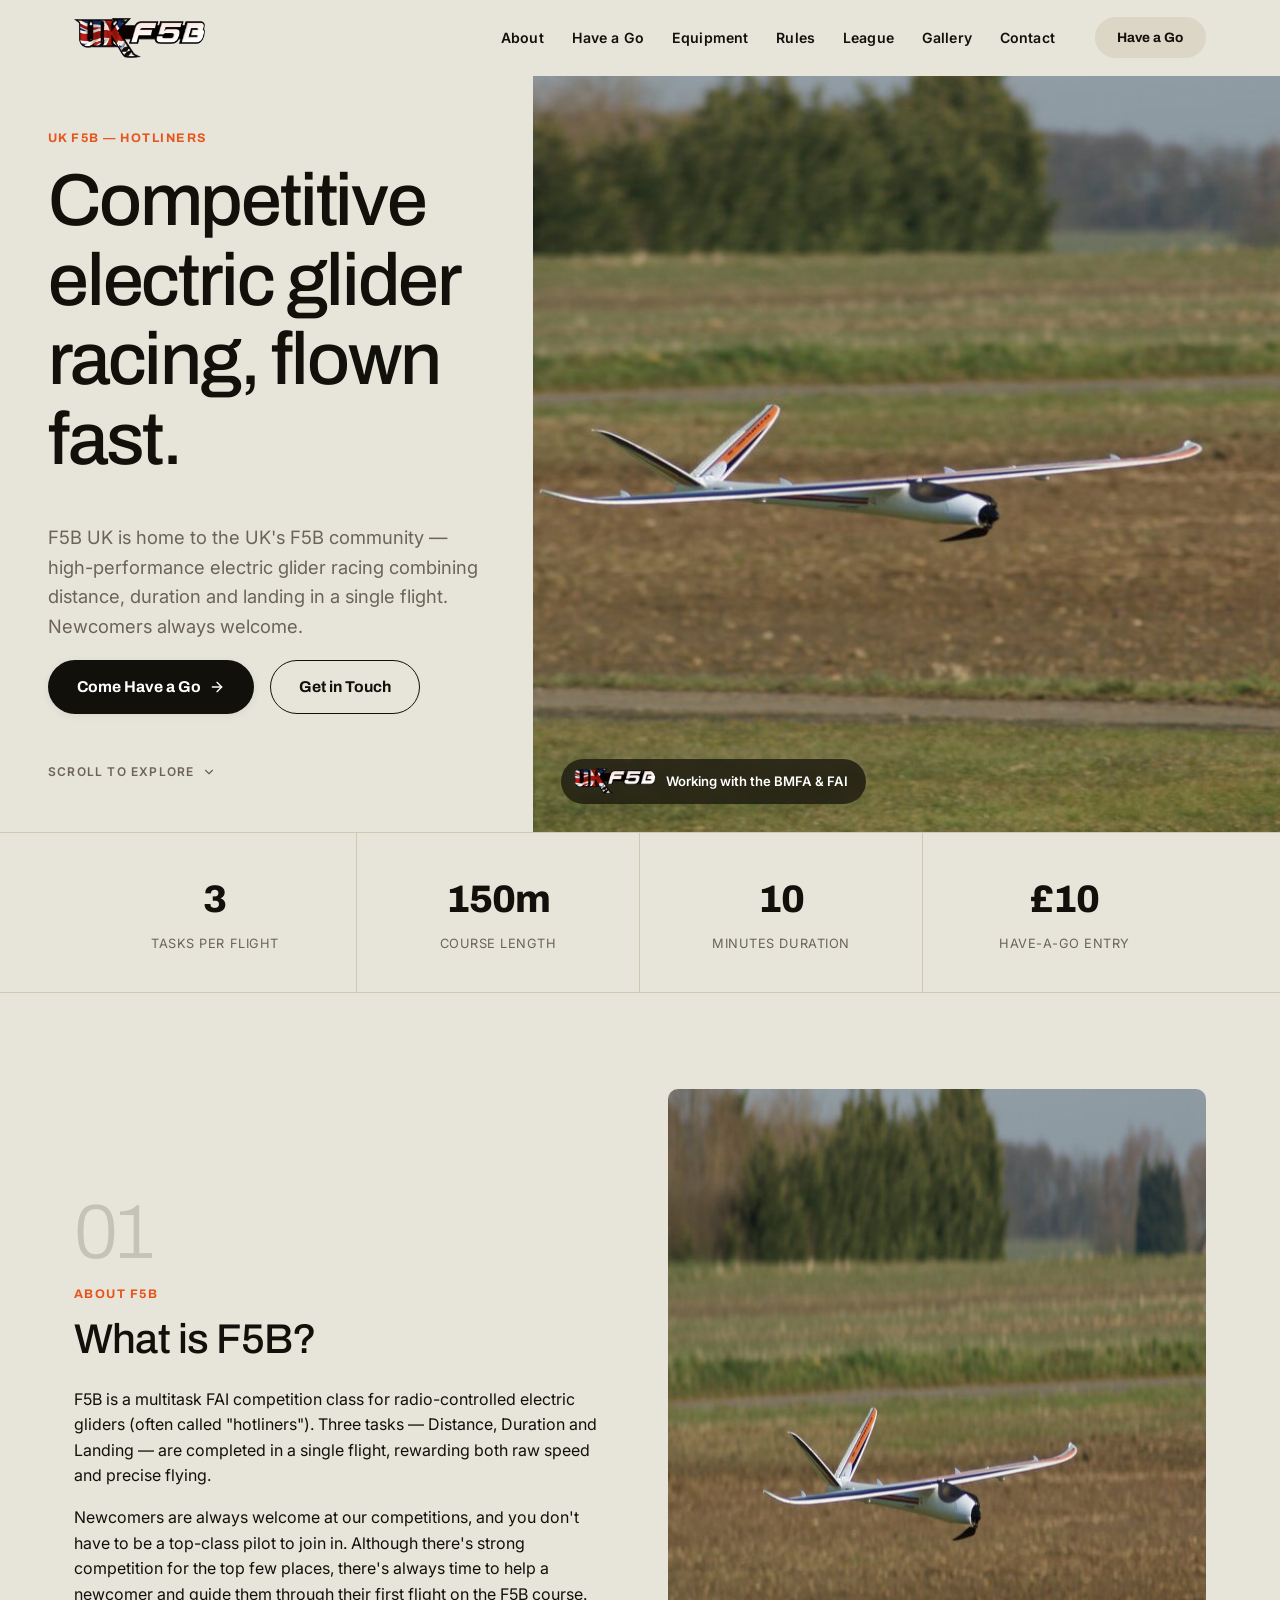
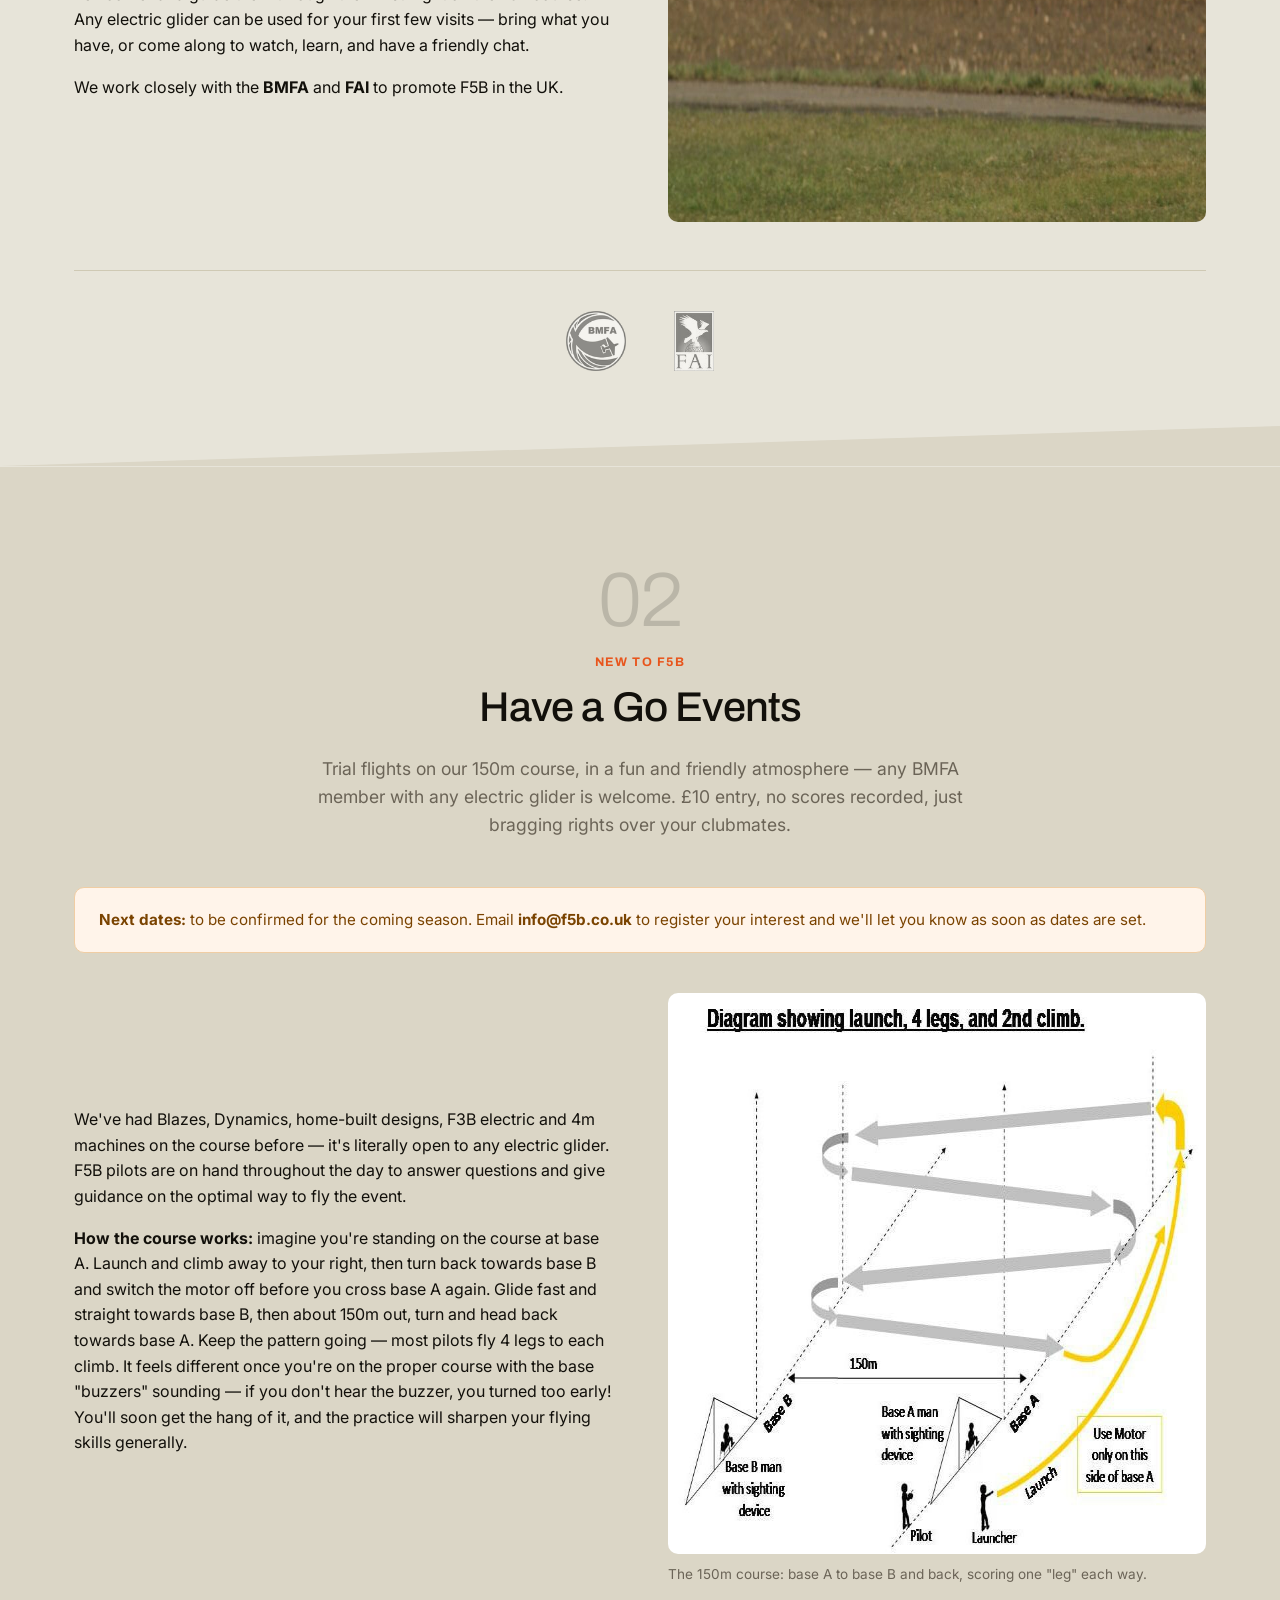
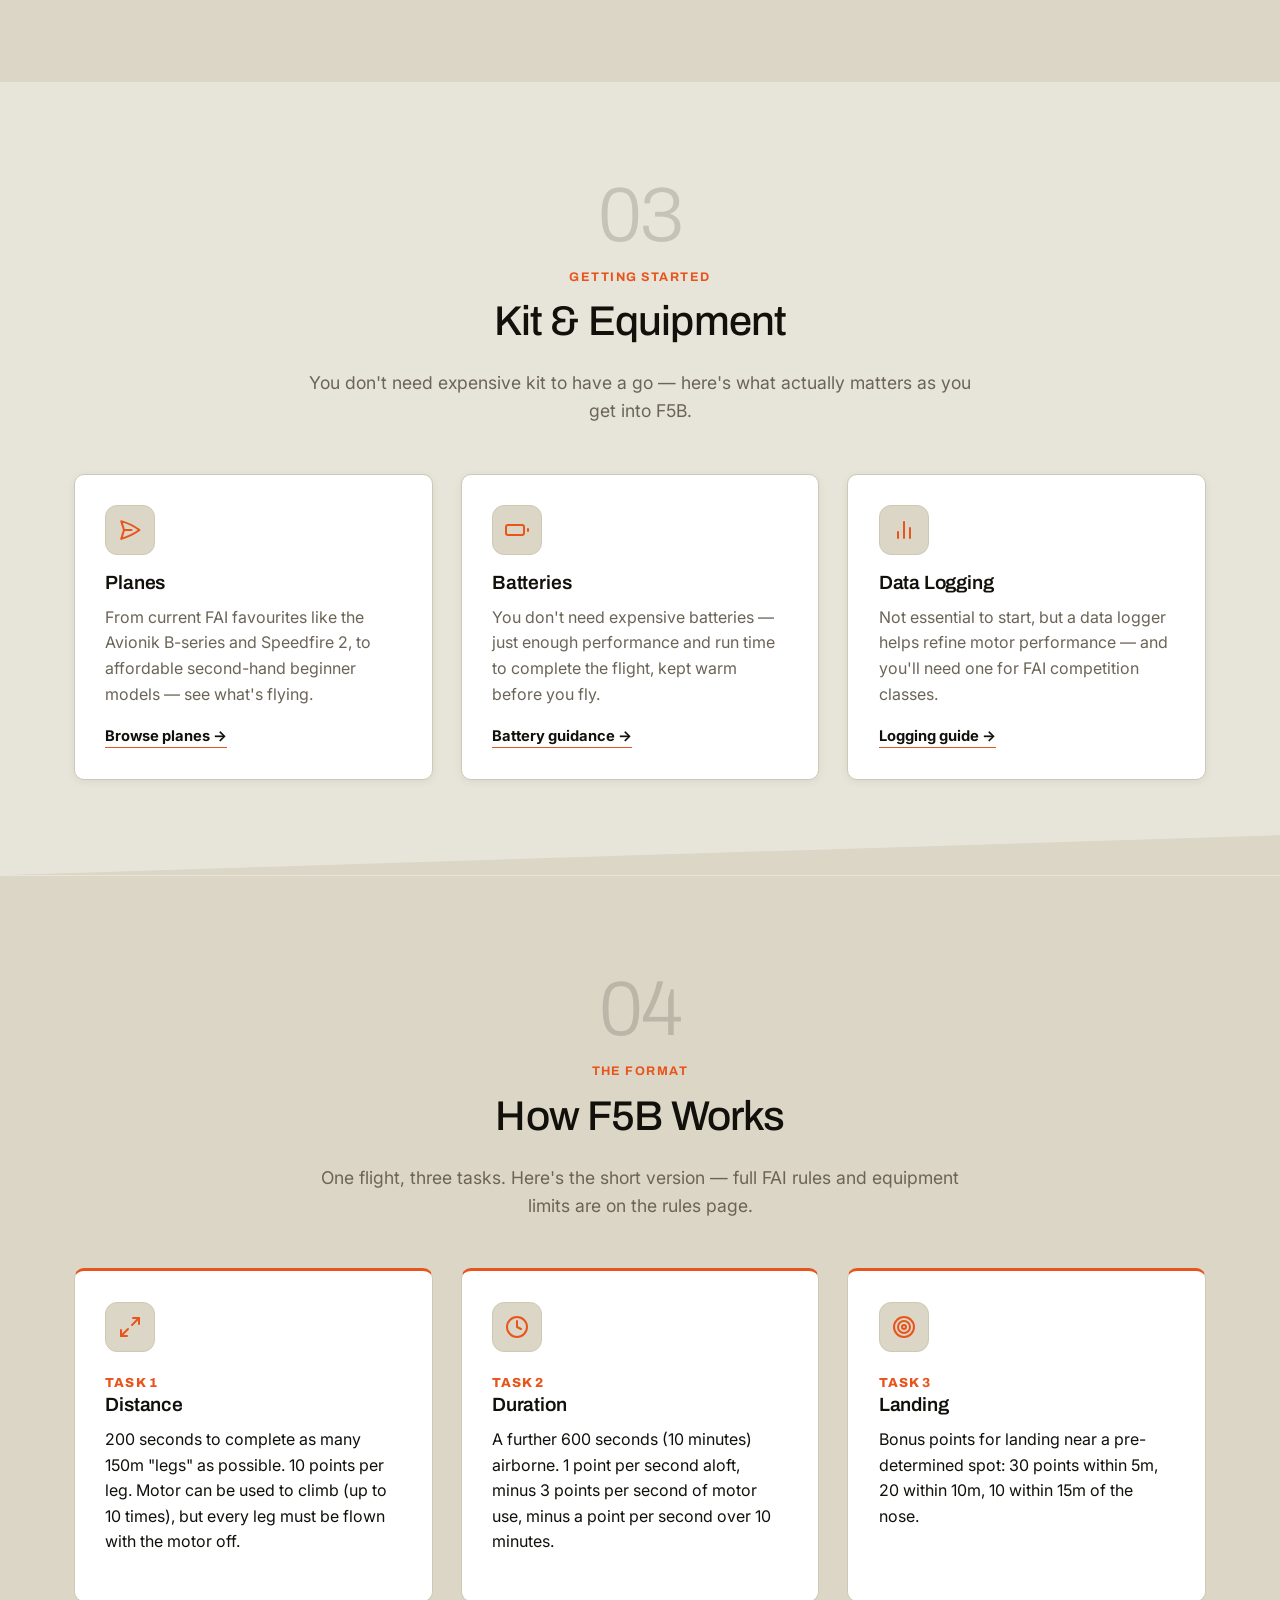
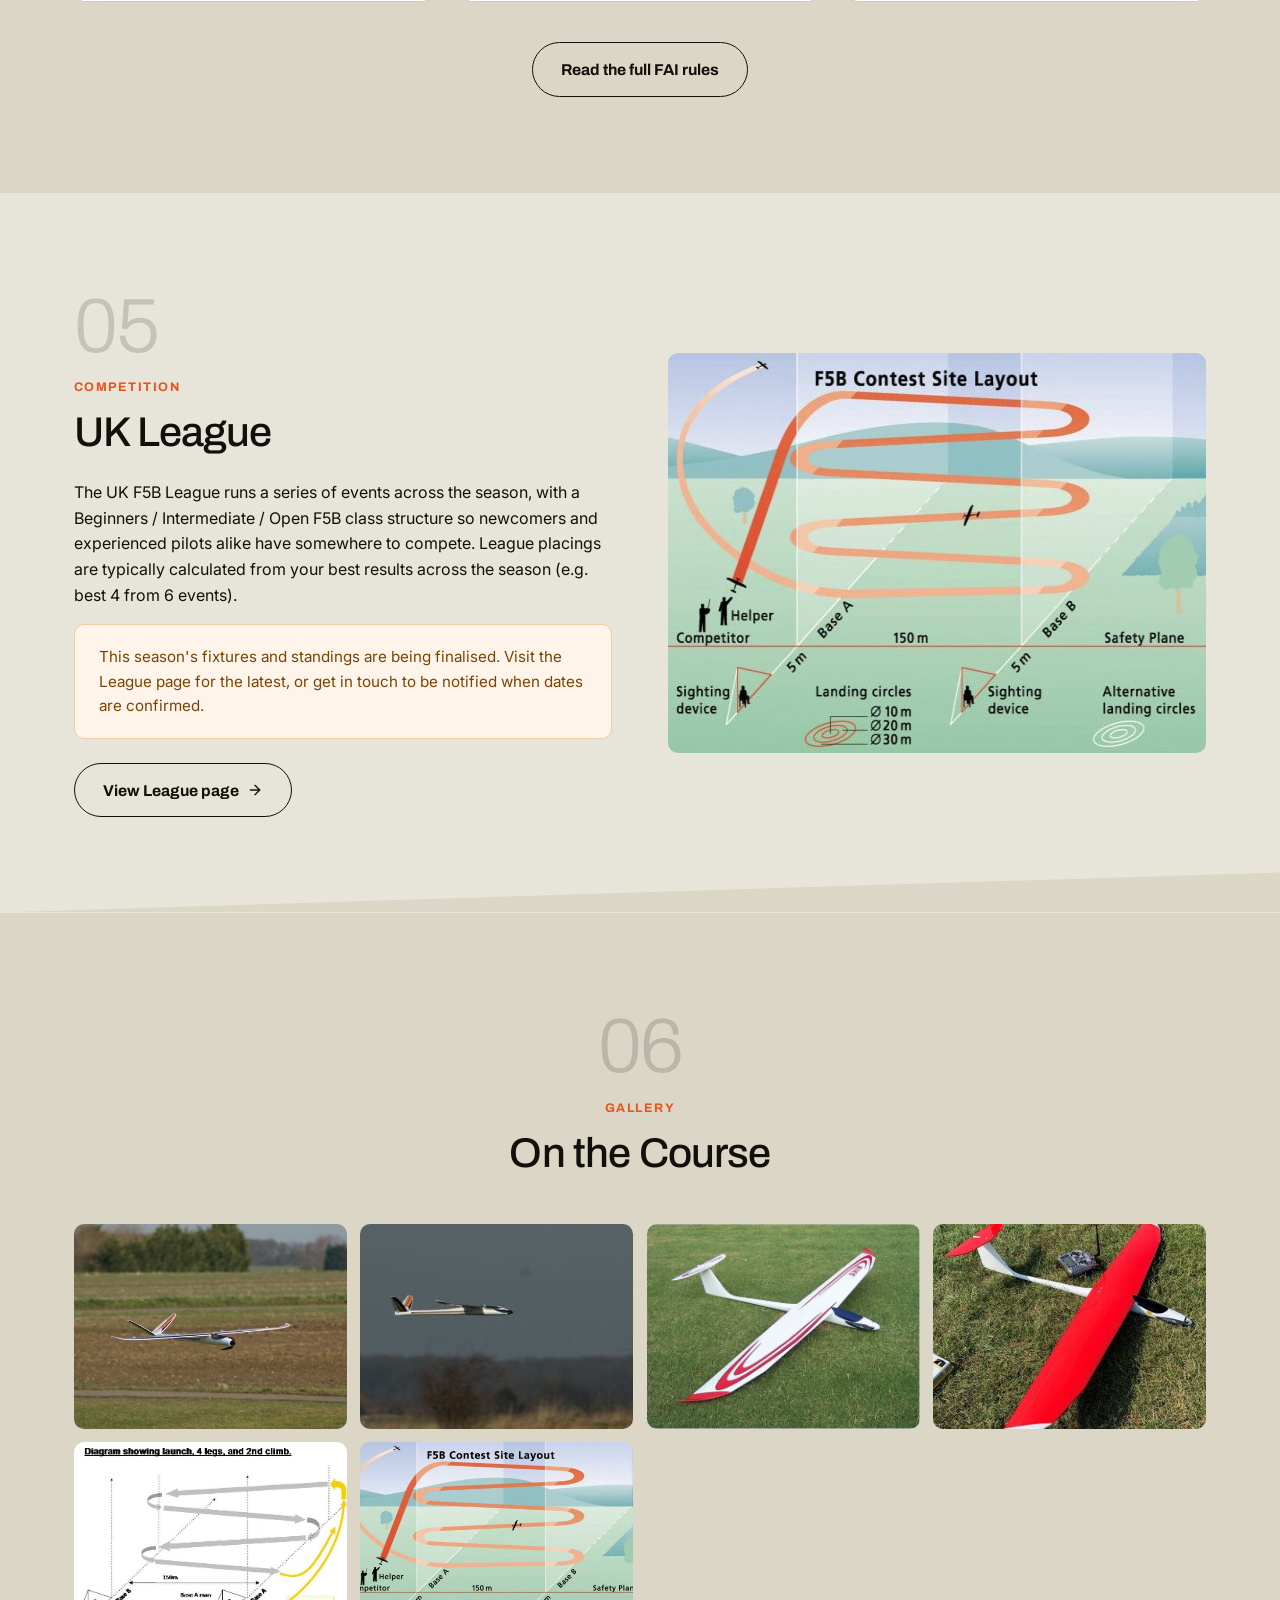
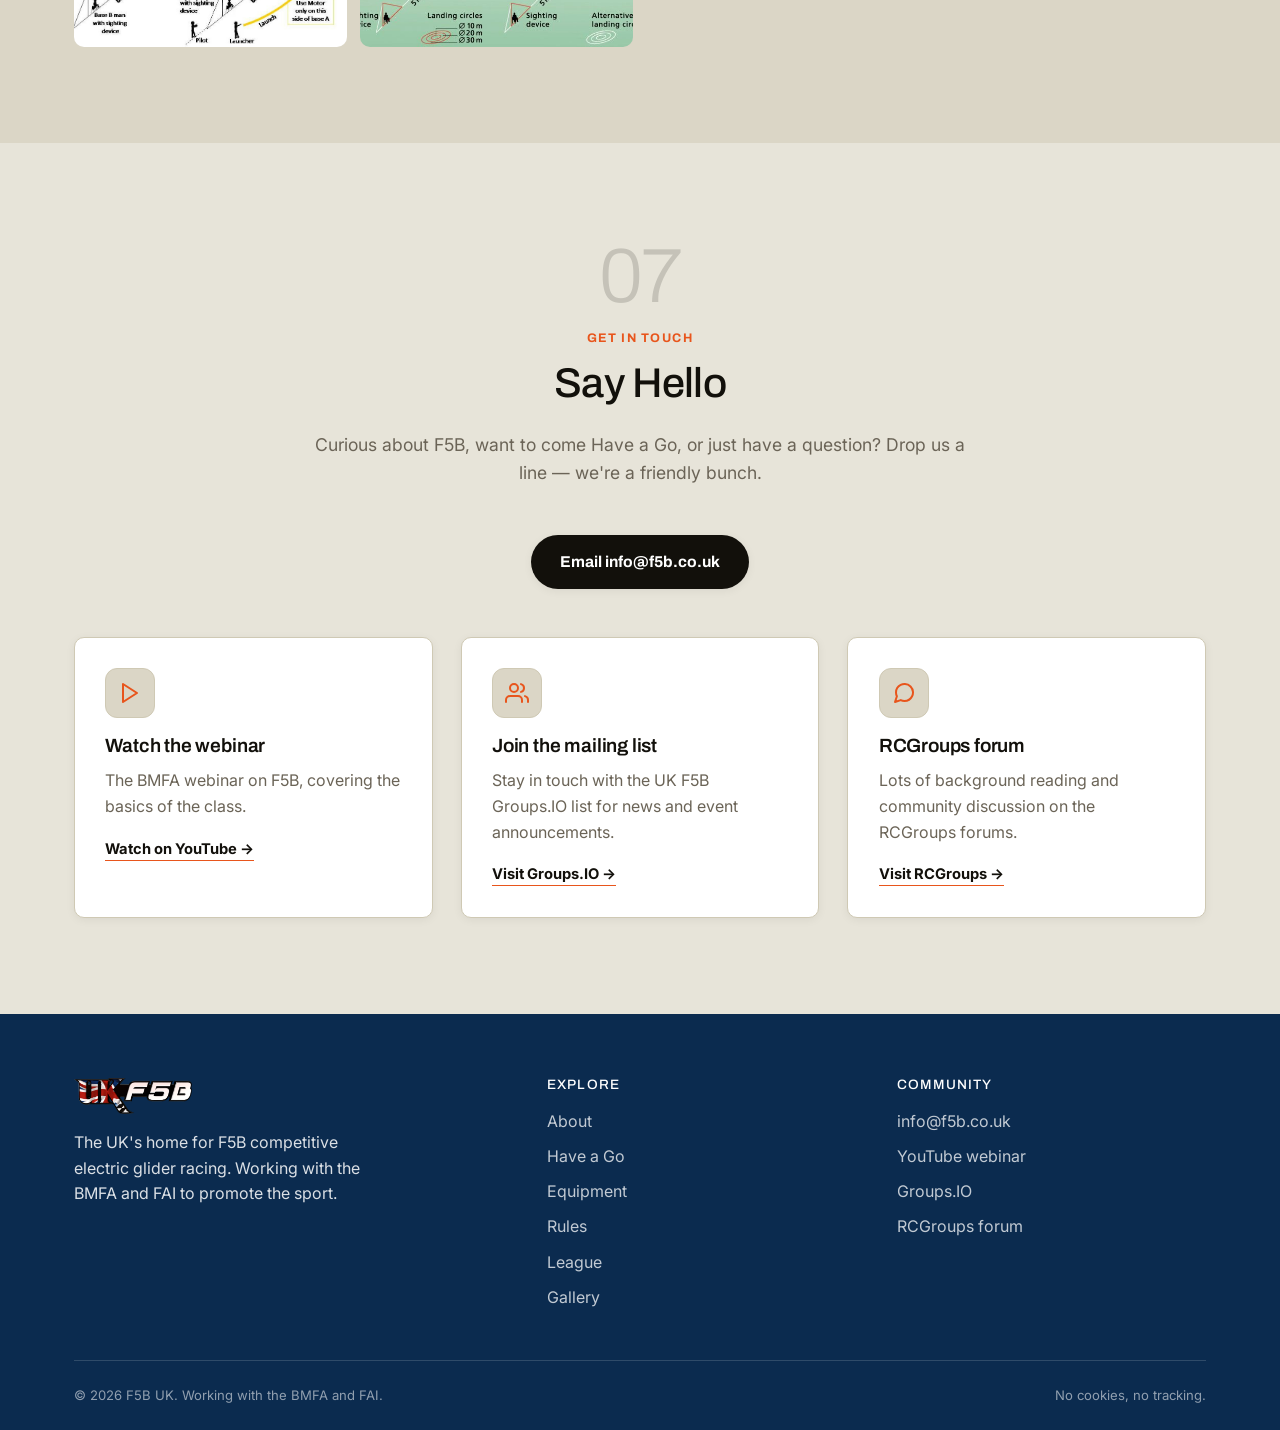
<file: index.html>
<!DOCTYPE html>
<html lang="en-GB">
<head>
  <meta charset="UTF-8">
  <meta name="viewport" content="width=device-width, initial-scale=1.0">
  <title>F5B UK | Competitive Electric Glider Racing</title>
  <meta name="description" content="F5B UK is home to competitive electric glider (hotliner) racing in the UK. Have-a-Go events, UK League competitions, equipment guides and getting-started info — working with the BMFA and FAI.">
  <link rel="canonical" href="https://f5b.co.uk/">

  <!-- Open Graph -->
  <meta property="og:type" content="website">
  <meta property="og:title" content="F5B UK | Competitive Electric Glider Racing">
  <meta property="og:description" content="The UK's home for F5B hotliner racing. Have-a-Go events, UK League, and everything you need to get started with competitive electric glider flying.">
  <meta property="og:url" content="https://f5b.co.uk/">
  <meta property="og:image" content="https://f5b.co.uk/images/hero-warboys.jpg">
  <meta name="twitter:card" content="summary_large_image">

  <link rel="icon" href="data:image/svg+xml,<svg xmlns=%22http://www.w3.org/2000/svg%22 viewBox=%220 0 100 100%22><text y=%22.9em%22 font-size=%2290%22>✈️</text></svg>">

  <link rel="preconnect" href="https://fonts.googleapis.com">
  <link rel="preconnect" href="https://fonts.gstatic.com" crossorigin>
  <link href="https://fonts.googleapis.com/css2?family=Inter:wght@400;500;600&family=Archivo:wght@300;400;500;600;700&display=swap" rel="stylesheet">
  <link rel="stylesheet" href="styles.css">

  <script type="application/ld+json">
  {
    "@context": "https://schema.org",
    "@type": "SportsOrganization",
    "name": "F5B UK",
    "description": "F5B UK is the national community for F5B competitive electric glider (hotliner) racing, working with the BMFA and FAI.",
    "url": "https://f5b.co.uk/",
    "logo": "https://f5b.co.uk/images/hero-warboys.jpg",
    "email": "info@f5b.co.uk",
    "sameAs": [
      "https://www.youtube.com/watch?v=KZSx01k2rZg",
      "https://f5b-uk.groups.io/g/main/topics",
      "http://www.rcgroups.com/high-performance-9/"
    ]
  }
  </script>
</head>
<body>
  <a class="skip-link" href="#main">Skip to content</a>

  <header class="site-header">
    <div class="container">
      <a class="logo" href="index.html"><img class="logo-img" src="images/f5b-uk-banner.png" alt="F5B UK"></a>
      <nav class="nav" aria-label="Primary">
        <ul class="nav-links">
          <li><a href="index.html#about">About</a></li>
          <li><a href="index.html#have-a-go">Have a Go</a></li>
          <li><a href="equipment.html">Equipment</a></li>
          <li><a href="rules.html">Rules</a></li>
          <li><a href="league.html">League</a></li>
          <li><a href="index.html#gallery">Gallery</a></li>
          <li><a href="index.html#contact">Contact</a></li>
        </ul>
        <a class="btn btn--tan nav-cta" href="#have-a-go">Have a Go</a>
        <button type="button" class="nav-toggle" aria-label="Toggle menu" aria-expanded="false">
          <span></span><span></span><span></span>
        </button>
      </nav>
    </div>
  </header>

  <main id="main">

    <!-- Hero -->
    <section class="hero">
      <div class="hero-grid">
        <div class="hero-content-col">
          <div class="hero-content">
            <span class="eyebrow">UK F5B — Hotliners</span>
            <h1>Competitive electric glider racing, flown fast.</h1>
            <p>F5B UK is home to the UK's F5B community — high-performance electric glider racing combining distance, duration and landing in a single flight. Newcomers always welcome.</p>
            <div class="btn-row">
              <a class="btn btn--primary" href="#have-a-go">
                Come Have a Go
                <svg viewBox="0 0 24 24" fill="none" stroke="currentColor" stroke-width="2" stroke-linecap="round" stroke-linejoin="round" aria-hidden="true"><line x1="5" y1="12" x2="19" y2="12"></line><polyline points="12 5 19 12 12 19"></polyline></svg>
              </a>
              <a class="btn btn--outline" href="#contact">Get in Touch</a>
            </div>
            <a href="#about" class="scroll-cue">
              Scroll to explore
              <svg viewBox="0 0 24 24" fill="none" stroke="currentColor" stroke-width="2" stroke-linecap="round" stroke-linejoin="round"><polyline points="6 9 12 15 18 9"></polyline></svg>
            </a>
          </div>
        </div>
        <div class="hero-photo-col">
          <img src="images/hero-warboys.jpg" alt="Dynamic electric glider being flown at the Warboys F5B event" width="1100" height="733">
          <div class="hero-photo-badge">
            <img src="images/f5b-uk-banner.png" alt="">
            Working with the BMFA &amp; FAI
          </div>
        </div>
      </div>
    </section>

    <!-- Stats -->
    <div class="stats-strip reveal">
      <div class="container stats-row">
        <div class="stat">
          <span class="stat-number">3</span>
          <span class="stat-label">Tasks per flight</span>
        </div>
        <div class="stat">
          <span class="stat-number">150m</span>
          <span class="stat-label">Course length</span>
        </div>
        <div class="stat">
          <span class="stat-number">10</span>
          <span class="stat-label">Minutes duration</span>
        </div>
        <div class="stat">
          <span class="stat-number">£10</span>
          <span class="stat-label">Have-a-Go entry</span>
        </div>
      </div>
    </div>

    <!-- About -->
    <section id="about" class="section">
      <div class="container">
        <div class="split">
          <div class="reveal">
            <span class="section-number">01</span>
            <span class="eyebrow">About F5B</span>
            <h2>What is F5B?</h2>
            <p>F5B is a multitask FAI competition class for radio-controlled electric gliders (often called "hotliners"). Three tasks — Distance, Duration and Landing — are completed in a single flight, rewarding both raw speed and precise flying.</p>
            <p>Newcomers are always welcome at our competitions, and you don't have to be a top-class pilot to join in. Although there's strong competition for the top few places, there's always time to help a newcomer and guide them through their first flight on the F5B course. Any electric glider can be used for your first few visits — bring what you have, or come along to watch, learn, and have a friendly chat.</p>
            <p>We work closely with the <strong>BMFA</strong> and <strong>FAI</strong> to promote F5B in the UK.</p>
          </div>
          <figure class="reveal reveal-delay-2">
            <img src="images/hero-warboys.jpg" alt="An electric glider (Dynamic) being flown at the Warboys F5B event" width="1100" height="733" loading="lazy">
          </figure>
        </div>
        <div class="partner-logos reveal">
          <img src="images/bmfa-logo.png" alt="BMFA logo" loading="lazy">
          <img src="images/fai-logo.jpg" alt="FAI logo" loading="lazy">
        </div>
      </div>
    </section>

    <!-- Have a Go -->
    <section id="have-a-go" class="section section--alt">
      <div class="container">
        <div class="section-intro reveal">
          <span class="section-number">02</span>
          <span class="eyebrow">New to F5B</span>
          <h2>Have a Go Events</h2>
          <p>Trial flights on our 150m course, in a fun and friendly atmosphere — any BMFA member with any electric glider is welcome. £10 entry, no scores recorded, just bragging rights over your clubmates.</p>
        </div>

        <div class="notice mb-lg">
          <strong>Next dates:</strong> to be confirmed for the coming season. Email <a href="mailto:info@f5b.co.uk">info@f5b.co.uk</a> to register your interest and we'll let you know as soon as dates are set.
        </div>

        <div class="split">
          <div class="reveal">
            <p>We've had Blazes, Dynamics, home-built designs, F3B electric and 4m machines on the course before — it's literally open to any electric glider. F5B pilots are on hand throughout the day to answer questions and give guidance on the optimal way to fly the event.</p>
            <p><strong>How the course works:</strong> imagine you're standing on the course at base A. Launch and climb away to your right, then turn back towards base B and switch the motor off before you cross base A again. Glide fast and straight towards base B, then about 150m out, turn and head back towards base A. Keep the pattern going — most pilots fly 4 legs to each climb. It feels different once you're on the proper course with the base "buzzers" sounding — if you don't hear the buzzer, you turned too early! You'll soon get the hang of it, and the practice will sharpen your flying skills generally.</p>
          </div>
          <figure class="reveal reveal-delay-2">
            <img src="images/course-diagram.jpg" alt="Diagram of the 150m F5B course showing base A and base B" width="811" height="561" loading="lazy">
            <figcaption>The 150m course: base A to base B and back, scoring one "leg" each way.</figcaption>
          </figure>
        </div>
      </div>
    </section>

    <!-- Getting Started / Equipment teaser -->
    <section id="equipment" class="section">
      <div class="container">
        <div class="section-intro reveal">
          <span class="section-number">03</span>
          <span class="eyebrow">Getting Started</span>
          <h2>Kit &amp; Equipment</h2>
          <p>You don't need expensive kit to have a go — here's what actually matters as you get into F5B.</p>
        </div>
        <div class="card-grid">
          <div class="card reveal">
            <div class="card-icon">
              <svg viewBox="0 0 24 24" fill="none" stroke="currentColor" stroke-width="2" stroke-linecap="round" stroke-linejoin="round" aria-hidden="true"><path d="M6 12L3.269 3.126A59.77 59.77 0 0121.485 12 59.77 59.77 0 013.27 20.876L5.999 12zm0 0h7.5"></path></svg>
            </div>
            <h3>Planes</h3>
            <p>From current FAI favourites like the Avionik B-series and Speedfire 2, to affordable second-hand beginner models — see what's flying.</p>
            <a class="card-link" href="equipment.html#planes">Browse planes →</a>
          </div>
          <div class="card reveal reveal-delay-1">
            <div class="card-icon">
              <svg viewBox="0 0 24 24" fill="none" stroke="currentColor" stroke-width="2" stroke-linecap="round" stroke-linejoin="round" aria-hidden="true"><rect x="1" y="7" width="18" height="10" rx="2" ry="2"></rect><line x1="23" y1="11" x2="23" y2="13"></line></svg>
            </div>
            <h3>Batteries</h3>
            <p>You don't need expensive batteries — just enough performance and run time to complete the flight, kept warm before you fly.</p>
            <a class="card-link" href="equipment.html#batteries">Battery guidance →</a>
          </div>
          <div class="card reveal reveal-delay-2">
            <div class="card-icon">
              <svg viewBox="0 0 24 24" fill="none" stroke="currentColor" stroke-width="2" stroke-linecap="round" stroke-linejoin="round" aria-hidden="true"><line x1="18" y1="20" x2="18" y2="10"></line><line x1="12" y1="20" x2="12" y2="4"></line><line x1="6" y1="20" x2="6" y2="14"></line></svg>
            </div>
            <h3>Data Logging</h3>
            <p>Not essential to start, but a data logger helps refine motor performance — and you'll need one for FAI competition classes.</p>
            <a class="card-link" href="equipment.html#data-logging">Logging guide →</a>
          </div>
        </div>
      </div>
    </section>

    <!-- Rules summary -->
    <section class="section section--alt">
      <div class="container">
        <div class="section-intro reveal">
          <span class="section-number">04</span>
          <span class="eyebrow">The Format</span>
          <h2>How F5B Works</h2>
          <p>One flight, three tasks. Here's the short version — full FAI rules and equipment limits are on the rules page.</p>
        </div>
        <div class="task-grid">
          <div class="task-card reveal">
            <div class="card-icon">
              <svg viewBox="0 0 24 24" fill="none" stroke="currentColor" stroke-width="2" stroke-linecap="round" stroke-linejoin="round" aria-hidden="true"><polyline points="15 3 21 3 21 9"></polyline><polyline points="9 21 3 21 3 15"></polyline><line x1="21" y1="3" x2="14" y2="10"></line><line x1="3" y1="21" x2="10" y2="14"></line></svg>
            </div>
            <span class="task-number">Task 1</span>
            <h3>Distance</h3>
            <p>200 seconds to complete as many 150m "legs" as possible. 10 points per leg. Motor can be used to climb (up to 10 times), but every leg must be flown with the motor off.</p>
          </div>
          <div class="task-card reveal reveal-delay-1">
            <div class="card-icon">
              <svg viewBox="0 0 24 24" fill="none" stroke="currentColor" stroke-width="2" stroke-linecap="round" stroke-linejoin="round" aria-hidden="true"><circle cx="12" cy="12" r="10"></circle><polyline points="12 6 12 12 16 14"></polyline></svg>
            </div>
            <span class="task-number">Task 2</span>
            <h3>Duration</h3>
            <p>A further 600 seconds (10 minutes) airborne. 1 point per second aloft, minus 3 points per second of motor use, minus a point per second over 10 minutes.</p>
          </div>
          <div class="task-card reveal reveal-delay-2">
            <div class="card-icon">
              <svg viewBox="0 0 24 24" fill="none" stroke="currentColor" stroke-width="2" stroke-linecap="round" stroke-linejoin="round" aria-hidden="true"><circle cx="12" cy="12" r="10"></circle><circle cx="12" cy="12" r="6"></circle><circle cx="12" cy="12" r="2"></circle></svg>
            </div>
            <span class="task-number">Task 3</span>
            <h3>Landing</h3>
            <p>Bonus points for landing near a pre-determined spot: 30 points within 5m, 20 within 10m, 10 within 15m of the nose.</p>
          </div>
        </div>
        <div class="btn-row mt-lg center">
          <a class="btn btn--outline" href="rules.html">Read the full FAI rules</a>
        </div>
      </div>
    </section>

    <!-- League -->
    <section class="section">
      <div class="container">
        <div class="split">
          <div class="reveal">
            <span class="section-number">05</span>
            <span class="eyebrow">Competition</span>
            <h2>UK League</h2>
            <p>The UK F5B League runs a series of events across the season, with a Beginners / Intermediate / Open F5B class structure so newcomers and experienced pilots alike have somewhere to compete. League placings are typically calculated from your best results across the season (e.g. best 4 from 6 events).</p>
            <div class="notice">
              This season's fixtures and standings are being finalised. Visit the League page for the latest, or get in touch to be notified when dates are confirmed.
            </div>
            <div class="btn-row mt-md">
              <a class="btn btn--outline" href="league.html">
                View League page
                <svg viewBox="0 0 24 24" fill="none" stroke="currentColor" stroke-width="2" stroke-linecap="round" stroke-linejoin="round" aria-hidden="true"><line x1="5" y1="12" x2="19" y2="12"></line><polyline points="12 5 19 12 12 19"></polyline></svg>
              </a>
            </div>
          </div>
          <figure class="reveal reveal-delay-2">
            <img src="images/fai-legs-diagram.jpg" alt="Diagram of the FAI course legs used to score the distance task" width="601" height="400" loading="lazy">
          </figure>
        </div>
      </div>
    </section>

    <!-- Gallery -->
    <section id="gallery" class="section section--alt">
      <div class="container">
        <div class="section-intro reveal">
          <span class="section-number">06</span>
          <span class="eyebrow">Gallery</span>
          <h2>On the Course</h2>
        </div>
        <div class="gallery-grid">
          <a class="reveal" href="images/hero-warboys.jpg" target="_blank" rel="noopener">
            <img src="images/hero-warboys.jpg" alt="Dynamic electric glider flying at Warboys" loading="lazy">
            <span class="gallery-caption">Dynamic at Warboys</span>
          </a>
          <a class="reveal reveal-delay-1" href="images/dynamic-warboys-2.jpg" target="_blank" rel="noopener">
            <img src="images/dynamic-warboys-2.jpg" alt="Dynamic electric glider at Warboys, second view" loading="lazy">
            <span class="gallery-caption">Dynamic at Warboys</span>
          </a>
          <a class="reveal reveal-delay-2" href="images/event-photo-1.jpg" target="_blank" rel="noopener">
            <img src="images/event-photo-1.jpg" alt="Pilots and gliders at a Have-a-Go event" loading="lazy">
            <span class="gallery-caption">Have-a-Go event</span>
          </a>
          <a class="reveal" href="images/event-photo-2.jpg" target="_blank" rel="noopener">
            <img src="images/event-photo-2.jpg" alt="F5B event in progress on the course" loading="lazy">
            <span class="gallery-caption">On the course</span>
          </a>
          <a class="reveal reveal-delay-1" href="images/course-diagram.jpg" target="_blank" rel="noopener">
            <img src="images/course-diagram.jpg" alt="150m course diagram" loading="lazy">
            <span class="gallery-caption">The 150m course</span>
          </a>
          <a class="reveal reveal-delay-2" href="images/fai-legs-diagram.jpg" target="_blank" rel="noopener">
            <img src="images/fai-legs-diagram.jpg" alt="FAI course legs diagram" loading="lazy">
            <span class="gallery-caption">FAI course legs</span>
          </a>
        </div>
      </div>
    </section>

    <!-- Contact -->
    <section id="contact" class="section">
      <div class="container">
        <div class="section-intro reveal">
          <span class="section-number">07</span>
          <span class="eyebrow">Get in Touch</span>
          <h2>Say Hello</h2>
          <p>Curious about F5B, want to come Have a Go, or just have a question? Drop us a line — we're a friendly bunch.</p>
        </div>
        <div class="btn-row center mb-xl">
          <a class="btn btn--primary" href="mailto:info@f5b.co.uk">Email info@f5b.co.uk</a>
        </div>
        <div class="card-grid">
          <div class="card reveal">
            <div class="card-icon">
              <svg viewBox="0 0 24 24" fill="none" stroke="currentColor" stroke-width="2" stroke-linecap="round" stroke-linejoin="round" aria-hidden="true"><polygon points="5 3 19 12 5 21 5 3"></polygon></svg>
            </div>
            <h3>Watch the webinar</h3>
            <p>The BMFA webinar on F5B, covering the basics of the class.</p>
            <a class="card-link" href="https://www.youtube.com/watch?v=KZSx01k2rZg" target="_blank" rel="noopener">Watch on YouTube →</a>
          </div>
          <div class="card reveal reveal-delay-1">
            <div class="card-icon">
              <svg viewBox="0 0 24 24" fill="none" stroke="currentColor" stroke-width="2" stroke-linecap="round" stroke-linejoin="round" aria-hidden="true"><path d="M17 21v-2a4 4 0 0 0-4-4H5a4 4 0 0 0-4 4v2"></path><circle cx="9" cy="7" r="4"></circle><path d="M23 21v-2a4 4 0 0 0-3-3.87"></path><path d="M16 3.13a4 4 0 0 1 0 7.75"></path></svg>
            </div>
            <h3>Join the mailing list</h3>
            <p>Stay in touch with the UK F5B Groups.IO list for news and event announcements.</p>
            <a class="card-link" href="https://f5b-uk.groups.io/g/main/topics" target="_blank" rel="noopener">Visit Groups.IO →</a>
          </div>
          <div class="card reveal reveal-delay-2">
            <div class="card-icon">
              <svg viewBox="0 0 24 24" fill="none" stroke="currentColor" stroke-width="2" stroke-linecap="round" stroke-linejoin="round" aria-hidden="true"><path d="M21 11.5a8.38 8.38 0 0 1-.9 3.8 8.5 8.5 0 0 1-7.6 4.7 8.38 8.38 0 0 1-3.8-.9L3 21l1.9-5.7a8.38 8.38 0 0 1-.9-3.8 8.5 8.5 0 0 1 4.7-7.6 8.38 8.38 0 0 1 3.8-.9h.5a8.48 8.48 0 0 1 8 8v.5z"></path></svg>
            </div>
            <h3>RCGroups forum</h3>
            <p>Lots of background reading and community discussion on the RCGroups forums.</p>
            <a class="card-link" href="http://www.rcgroups.com/high-performance-9/" target="_blank" rel="noopener">Visit RCGroups →</a>
          </div>
        </div>
      </div>
    </section>

  </main>

  <footer class="site-footer">
    <div class="container">
      <div class="footer-grid">
        <div>
          <img class="footer-logo-img" src="images/f5b-uk-banner.png" alt="F5B UK">
          <p class="footer-blurb">The UK's home for F5B competitive electric glider racing. Working with the BMFA and FAI to promote the sport.</p>
        </div>
        <div>
          <h4>Explore</h4>
          <ul>
            <li><a href="index.html#about">About</a></li>
            <li><a href="index.html#have-a-go">Have a Go</a></li>
            <li><a href="equipment.html">Equipment</a></li>
            <li><a href="rules.html">Rules</a></li>
            <li><a href="league.html">League</a></li>
            <li><a href="index.html#gallery">Gallery</a></li>
          </ul>
        </div>
        <div>
          <h4>Community</h4>
          <ul>
            <li><a href="mailto:info@f5b.co.uk">info@f5b.co.uk</a></li>
            <li><a href="https://www.youtube.com/watch?v=KZSx01k2rZg" target="_blank" rel="noopener">YouTube webinar</a></li>
            <li><a href="https://f5b-uk.groups.io/g/main/topics" target="_blank" rel="noopener">Groups.IO</a></li>
            <li><a href="http://www.rcgroups.com/high-performance-9/" target="_blank" rel="noopener">RCGroups forum</a></li>
          </ul>
        </div>
      </div>
      <div class="footer-bottom">
        <span>&copy; <span id="year">2026</span> F5B UK. Working with the BMFA and FAI.</span>
        <span>No cookies, no tracking.</span>
      </div>
    </div>
  </footer>

  <script src="script.js"></script>
</body>
</html>
</file>
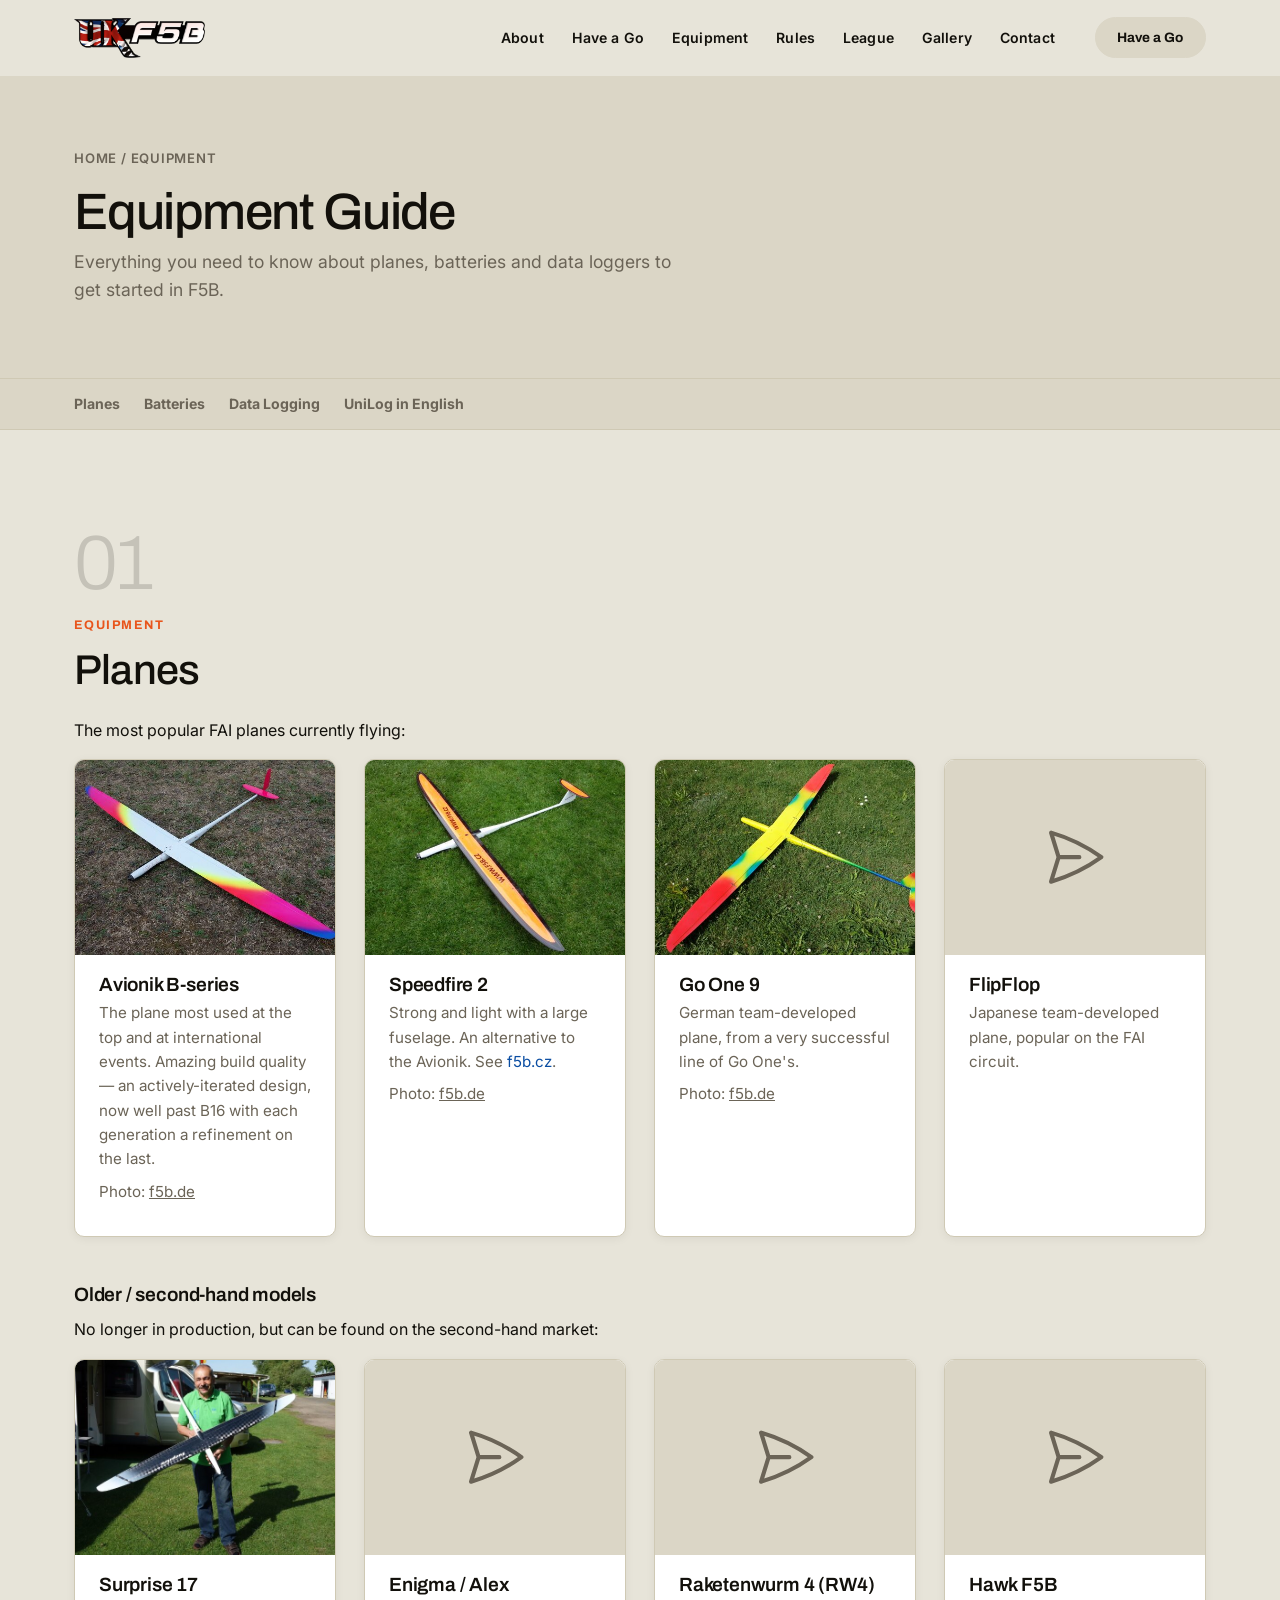
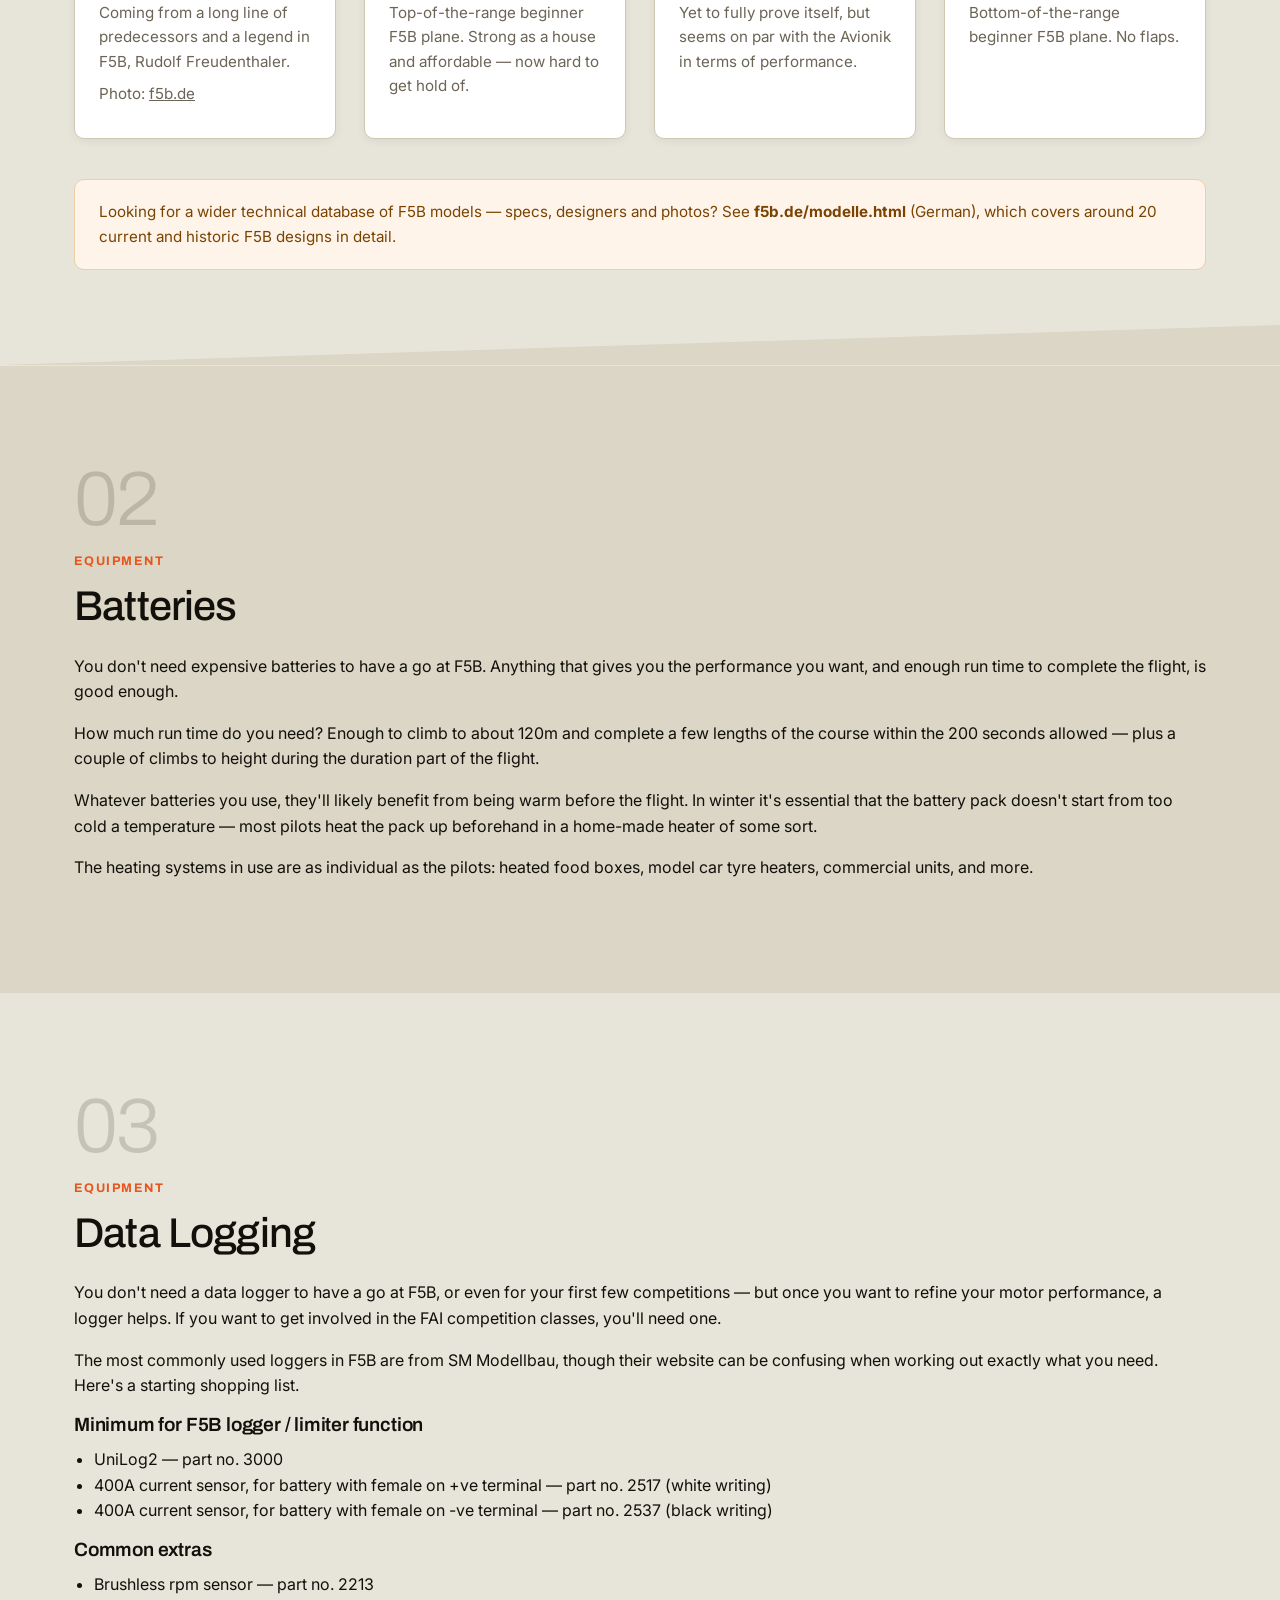
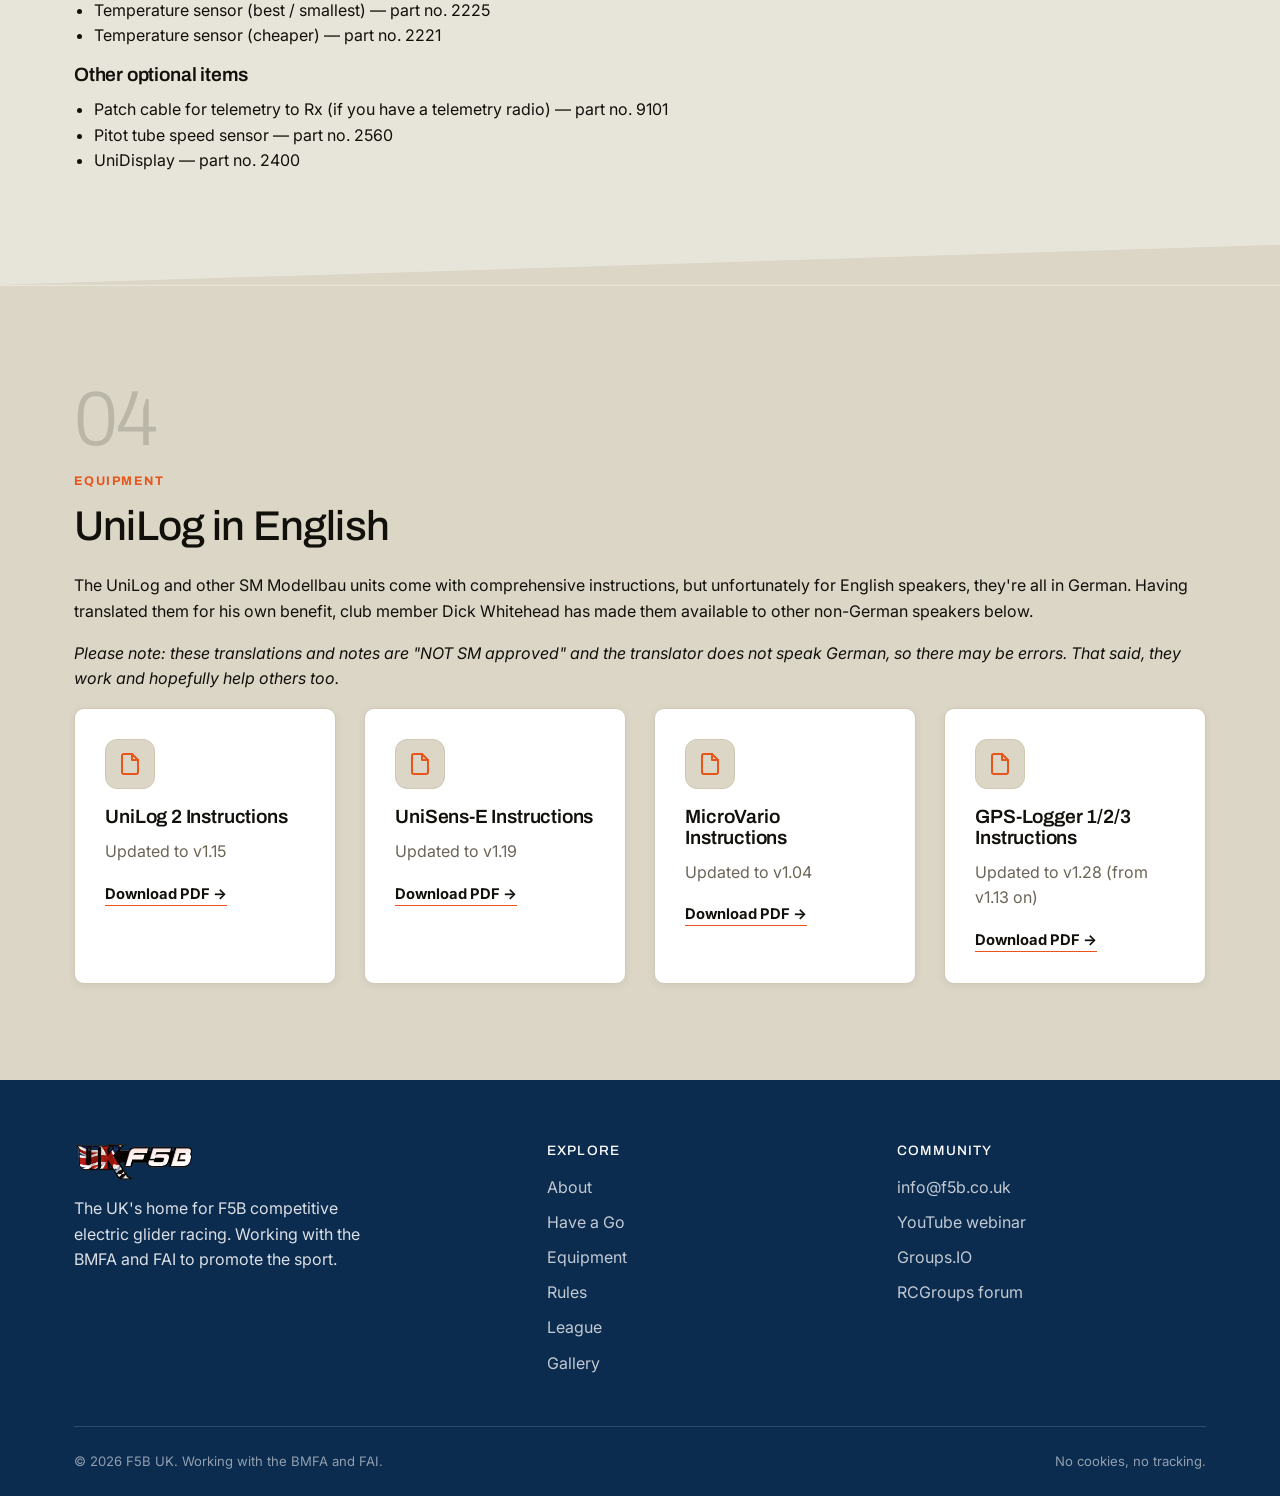
<file: equipment.html>
<!DOCTYPE html>
<html lang="en-GB">
<head>
  <meta charset="UTF-8">
  <meta name="viewport" content="width=device-width, initial-scale=1.0">
  <title>Equipment Guide | F5B UK</title>
  <meta name="description" content="Getting-started guide to F5B equipment: planes, batteries, data loggers and UniLog setup, for pilots new to competitive electric glider racing in the UK.">
  <link rel="canonical" href="https://f5b.co.uk/equipment.html">

  <meta property="og:type" content="website">
  <meta property="og:title" content="Equipment Guide | F5B UK">
  <meta property="og:description" content="Planes, batteries, data loggers and UniLog setup for F5B — the UK's competitive electric glider racing class.">
  <meta property="og:url" content="https://f5b.co.uk/equipment.html">
  <meta property="og:image" content="https://f5b.co.uk/images/hero-warboys.jpg">
  <meta name="twitter:card" content="summary_large_image">

  <link rel="icon" href="data:image/svg+xml,<svg xmlns=%22http://www.w3.org/2000/svg%22 viewBox=%220 0 100 100%22><text y=%22.9em%22 font-size=%2290%22>✈️</text></svg>">

  <link rel="preconnect" href="https://fonts.googleapis.com">
  <link rel="preconnect" href="https://fonts.gstatic.com" crossorigin>
  <link href="https://fonts.googleapis.com/css2?family=Inter:wght@400;500;600&family=Archivo:wght@300;400;500;600;700&display=swap" rel="stylesheet">
  <link rel="stylesheet" href="styles.css">
</head>
<body>
  <a class="skip-link" href="#main">Skip to content</a>

  <header class="site-header">
    <div class="container">
      <a class="logo" href="index.html"><img class="logo-img" src="images/f5b-uk-banner.png" alt="F5B UK"></a>
      <nav class="nav" aria-label="Primary">
        <ul class="nav-links">
          <li><a href="index.html#about">About</a></li>
          <li><a href="index.html#have-a-go">Have a Go</a></li>
          <li><a href="equipment.html">Equipment</a></li>
          <li><a href="rules.html">Rules</a></li>
          <li><a href="league.html">League</a></li>
          <li><a href="index.html#gallery">Gallery</a></li>
          <li><a href="index.html#contact">Contact</a></li>
        </ul>
        <a class="btn btn--tan nav-cta" href="index.html#have-a-go">Have a Go</a>
        <button type="button" class="nav-toggle" aria-label="Toggle menu" aria-expanded="false">
          <span></span><span></span><span></span>
        </button>
      </nav>
    </div>
  </header>

  <div class="page-header">
    <div class="container">
      <div class="breadcrumb"><a href="index.html">Home</a> / Equipment</div>
      <h1>Equipment Guide</h1>
      <p>Everything you need to know about planes, batteries and data loggers to get started in F5B.</p>
    </div>
  </div>

  <nav class="subnav" aria-label="On this page">
    <div class="container">
      <a href="#planes">Planes</a>
      <a href="#batteries">Batteries</a>
      <a href="#data-logging">Data Logging</a>
      <a href="#unilog">UniLog in English</a>
    </div>
  </nav>

  <main id="main">

    <!-- Planes -->
    <section id="planes" class="section">
      <div class="container">
        <span class="section-number">01</span>
        <span class="eyebrow">Equipment</span>
        <h2>Planes</h2>
        <p>The most popular FAI planes currently flying:</p>
        <div class="card-grid mb-xl">
          <div class="plane-card reveal">
            <img src="images/plane-avionik-b16.jpg" alt="Avionik F5B model glider" loading="lazy">
            <div class="plane-card-body">
              <h3>Avionik B-series</h3>
              <p>The plane most used at the top and at international events. Amazing build quality — an actively-iterated design, now well past B16 with each generation a refinement on the last.</p>
              <p class="photo-credit">Photo: <a href="https://f5b.de/modelle.html" target="_blank" rel="noopener">f5b.de</a></p>
            </div>
          </div>
          <div class="plane-card reveal reveal-delay-1">
            <img src="images/plane-speedfire2.jpg" alt="Speedfire 2 F5B model glider" loading="lazy">
            <div class="plane-card-body">
              <h3>Speedfire 2</h3>
              <p>Strong and light with a large fuselage. An alternative to the Avionik. See <a href="http://www.f5b.cz" target="_blank" rel="noopener">f5b.cz</a>.</p>
              <p class="photo-credit">Photo: <a href="https://f5b.de/modelle.html" target="_blank" rel="noopener">f5b.de</a></p>
            </div>
          </div>
          <div class="plane-card reveal reveal-delay-2">
            <img src="images/plane-goone9.jpg" alt="Go One 9 F5B model glider" loading="lazy">
            <div class="plane-card-body">
              <h3>Go One 9</h3>
              <p>German team-developed plane, from a very successful line of Go One's.</p>
              <p class="photo-credit">Photo: <a href="https://f5b.de/modelle.html" target="_blank" rel="noopener">f5b.de</a></p>
            </div>
          </div>
          <div class="plane-card reveal reveal-delay-3">
            <div class="plane-card-placeholder"><svg viewBox="0 0 24 24" fill="none" stroke="currentColor" stroke-width="1.5" stroke-linecap="round" stroke-linejoin="round" aria-hidden="true"><path d="M6 12L3.269 3.126A59.77 59.77 0 0121.485 12 59.77 59.77 0 013.27 20.876L5.999 12zm0 0h7.5"></path></svg></div>
            <div class="plane-card-body">
              <h3>FlipFlop</h3>
              <p>Japanese team-developed plane, popular on the FAI circuit.</p>
            </div>
          </div>
        </div>

        <h3>Older / second-hand models</h3>
        <p>No longer in production, but can be found on the second-hand market:</p>
        <div class="card-grid">
          <div class="plane-card reveal">
            <img src="images/plane-surprise17.jpg" alt="Surprise 17 F5B model glider" loading="lazy">
            <div class="plane-card-body">
              <h3>Surprise 17</h3>
              <p>Coming from a long line of predecessors and a legend in F5B, Rudolf Freudenthaler.</p>
              <p class="photo-credit">Photo: <a href="https://f5b.de/modelle.html" target="_blank" rel="noopener">f5b.de</a></p>
            </div>
          </div>
          <div class="plane-card reveal reveal-delay-1">
            <div class="plane-card-placeholder"><svg viewBox="0 0 24 24" fill="none" stroke="currentColor" stroke-width="1.5" stroke-linecap="round" stroke-linejoin="round" aria-hidden="true"><path d="M6 12L3.269 3.126A59.77 59.77 0 0121.485 12 59.77 59.77 0 013.27 20.876L5.999 12zm0 0h7.5"></path></svg></div>
            <div class="plane-card-body">
              <h3>Enigma / Alex</h3>
              <p>Top-of-the-range beginner F5B plane. Strong as a house and affordable — now hard to get hold of.</p>
            </div>
          </div>
          <div class="plane-card reveal reveal-delay-2">
            <div class="plane-card-placeholder"><svg viewBox="0 0 24 24" fill="none" stroke="currentColor" stroke-width="1.5" stroke-linecap="round" stroke-linejoin="round" aria-hidden="true"><path d="M6 12L3.269 3.126A59.77 59.77 0 0121.485 12 59.77 59.77 0 013.27 20.876L5.999 12zm0 0h7.5"></path></svg></div>
            <div class="plane-card-body">
              <h3>Raketenwurm 4 (RW4)</h3>
              <p>Yet to fully prove itself, but seems on par with the Avionik in terms of performance.</p>
            </div>
          </div>
          <div class="plane-card reveal reveal-delay-3">
            <div class="plane-card-placeholder"><svg viewBox="0 0 24 24" fill="none" stroke="currentColor" stroke-width="1.5" stroke-linecap="round" stroke-linejoin="round" aria-hidden="true"><path d="M6 12L3.269 3.126A59.77 59.77 0 0121.485 12 59.77 59.77 0 013.27 20.876L5.999 12zm0 0h7.5"></path></svg></div>
            <div class="plane-card-body">
              <h3>Hawk F5B</h3>
              <p>Bottom-of-the-range beginner F5B plane. No flaps.</p>
            </div>
          </div>
        </div>

        <div class="notice mt-lg">
          Looking for a wider technical database of F5B models — specs, designers and photos? See <a href="https://f5b.de/modelle.html" target="_blank" rel="noopener">f5b.de/modelle.html</a> (German), which covers around 20 current and historic F5B designs in detail.
        </div>
      </div>
    </section>

    <!-- Batteries -->
    <section id="batteries" class="section section--alt">
      <div class="container">
        <span class="section-number">02</span>
        <span class="eyebrow">Equipment</span>
        <h2>Batteries</h2>
        <p>You don't need expensive batteries to have a go at F5B. Anything that gives you the performance you want, and enough run time to complete the flight, is good enough.</p>
        <p>How much run time do you need? Enough to climb to about 120m and complete a few lengths of the course within the 200 seconds allowed — plus a couple of climbs to height during the duration part of the flight.</p>
        <p>Whatever batteries you use, they'll likely benefit from being warm before the flight. In winter it's essential that the battery pack doesn't start from too cold a temperature — most pilots heat the pack up beforehand in a home-made heater of some sort.</p>
        <p>The heating systems in use are as individual as the pilots: heated food boxes, model car tyre heaters, commercial units, and more.</p>
      </div>
    </section>

    <!-- Data Logging -->
    <section id="data-logging" class="section">
      <div class="container">
        <span class="section-number">03</span>
        <span class="eyebrow">Equipment</span>
        <h2>Data Logging</h2>
        <p>You don't need a data logger to have a go at F5B, or even for your first few competitions — but once you want to refine your motor performance, a logger helps. If you want to get involved in the FAI competition classes, you'll need one.</p>
        <p>The most commonly used loggers in F5B are from SM Modellbau, though their website can be confusing when working out exactly what you need. Here's a starting shopping list.</p>

        <h3>Minimum for F5B logger / limiter function</h3>
        <ul>
          <li>UniLog2 — part no. 3000</li>
          <li>400A current sensor, for battery with female on +ve terminal — part no. 2517 (white writing)</li>
          <li>400A current sensor, for battery with female on -ve terminal — part no. 2537 (black writing)</li>
        </ul>

        <h3>Common extras</h3>
        <ul>
          <li>Brushless rpm sensor — part no. 2213</li>
          <li>Temperature sensor (best / smallest) — part no. 2225</li>
          <li>Temperature sensor (cheaper) — part no. 2221</li>
        </ul>

        <h3>Other optional items</h3>
        <ul>
          <li>Patch cable for telemetry to Rx (if you have a telemetry radio) — part no. 9101</li>
          <li>Pitot tube speed sensor — part no. 2560</li>
          <li>UniDisplay — part no. 2400</li>
        </ul>
      </div>
    </section>

    <!-- UniLog in English -->
    <section id="unilog" class="section section--alt">
      <div class="container">
        <span class="section-number">04</span>
        <span class="eyebrow">Equipment</span>
        <h2>UniLog in English</h2>
        <p>The UniLog and other SM Modellbau units come with comprehensive instructions, but unfortunately for English speakers, they're all in German. Having translated them for his own benefit, club member Dick Whitehead has made them available to other non-German speakers below.</p>
        <p><em>Please note: these translations and notes are "NOT SM approved" and the translator does not speak German, so there may be errors. That said, they work and hopefully help others too.</em></p>
        <div class="card-grid">
          <div class="card reveal">
            <div class="card-icon"><svg viewBox="0 0 24 24" fill="none" stroke="currentColor" stroke-width="2" stroke-linecap="round" stroke-linejoin="round" aria-hidden="true"><path d="M14 2H6a2 2 0 0 0-2 2v16a2 2 0 0 0 2 2h12a2 2 0 0 0 2-2V8z"></path><polyline points="14 2 14 8 20 8"></polyline></svg></div>
            <h3>UniLog 2 Instructions</h3>
            <p>Updated to v1.15</p>
            <a class="card-link" href="docs/unilog2-instructions.pdf" target="_blank">Download PDF →</a>
          </div>
          <div class="card reveal reveal-delay-1">
            <div class="card-icon"><svg viewBox="0 0 24 24" fill="none" stroke="currentColor" stroke-width="2" stroke-linecap="round" stroke-linejoin="round" aria-hidden="true"><path d="M14 2H6a2 2 0 0 0-2 2v16a2 2 0 0 0 2 2h12a2 2 0 0 0 2-2V8z"></path><polyline points="14 2 14 8 20 8"></polyline></svg></div>
            <h3>UniSens-E Instructions</h3>
            <p>Updated to v1.19</p>
            <a class="card-link" href="docs/unisens-e-instructions.pdf" target="_blank">Download PDF →</a>
          </div>
          <div class="card reveal reveal-delay-2">
            <div class="card-icon"><svg viewBox="0 0 24 24" fill="none" stroke="currentColor" stroke-width="2" stroke-linecap="round" stroke-linejoin="round" aria-hidden="true"><path d="M14 2H6a2 2 0 0 0-2 2v16a2 2 0 0 0 2 2h12a2 2 0 0 0 2-2V8z"></path><polyline points="14 2 14 8 20 8"></polyline></svg></div>
            <h3>MicroVario Instructions</h3>
            <p>Updated to v1.04</p>
            <a class="card-link" href="docs/microvario-instructions.pdf" target="_blank">Download PDF →</a>
          </div>
          <div class="card reveal reveal-delay-3">
            <div class="card-icon"><svg viewBox="0 0 24 24" fill="none" stroke="currentColor" stroke-width="2" stroke-linecap="round" stroke-linejoin="round" aria-hidden="true"><path d="M14 2H6a2 2 0 0 0-2 2v16a2 2 0 0 0 2 2h12a2 2 0 0 0 2-2V8z"></path><polyline points="14 2 14 8 20 8"></polyline></svg></div>
            <h3>GPS-Logger 1/2/3 Instructions</h3>
            <p>Updated to v1.28 (from v1.13 on)</p>
            <a class="card-link" href="docs/gps-logger-instructions.pdf" target="_blank">Download PDF →</a>
          </div>
        </div>
      </div>
    </section>

  </main>

  <footer class="site-footer">
    <div class="container">
      <div class="footer-grid">
        <div>
          <img class="footer-logo-img" src="images/f5b-uk-banner.png" alt="F5B UK">
          <p class="footer-blurb">The UK's home for F5B competitive electric glider racing. Working with the BMFA and FAI to promote the sport.</p>
        </div>
        <div>
          <h4>Explore</h4>
          <ul>
            <li><a href="index.html#about">About</a></li>
            <li><a href="index.html#have-a-go">Have a Go</a></li>
            <li><a href="equipment.html">Equipment</a></li>
            <li><a href="rules.html">Rules</a></li>
            <li><a href="league.html">League</a></li>
            <li><a href="index.html#gallery">Gallery</a></li>
          </ul>
        </div>
        <div>
          <h4>Community</h4>
          <ul>
            <li><a href="mailto:info@f5b.co.uk">info@f5b.co.uk</a></li>
            <li><a href="https://www.youtube.com/watch?v=KZSx01k2rZg" target="_blank" rel="noopener">YouTube webinar</a></li>
            <li><a href="https://f5b-uk.groups.io/g/main/topics" target="_blank" rel="noopener">Groups.IO</a></li>
            <li><a href="http://www.rcgroups.com/high-performance-9/" target="_blank" rel="noopener">RCGroups forum</a></li>
          </ul>
        </div>
      </div>
      <div class="footer-bottom">
        <span>&copy; <span id="year">2026</span> F5B UK. Working with the BMFA and FAI.</span>
        <span>No cookies, no tracking.</span>
      </div>
    </div>
  </footer>

  <script src="script.js"></script>
</body>
</html>
</file>
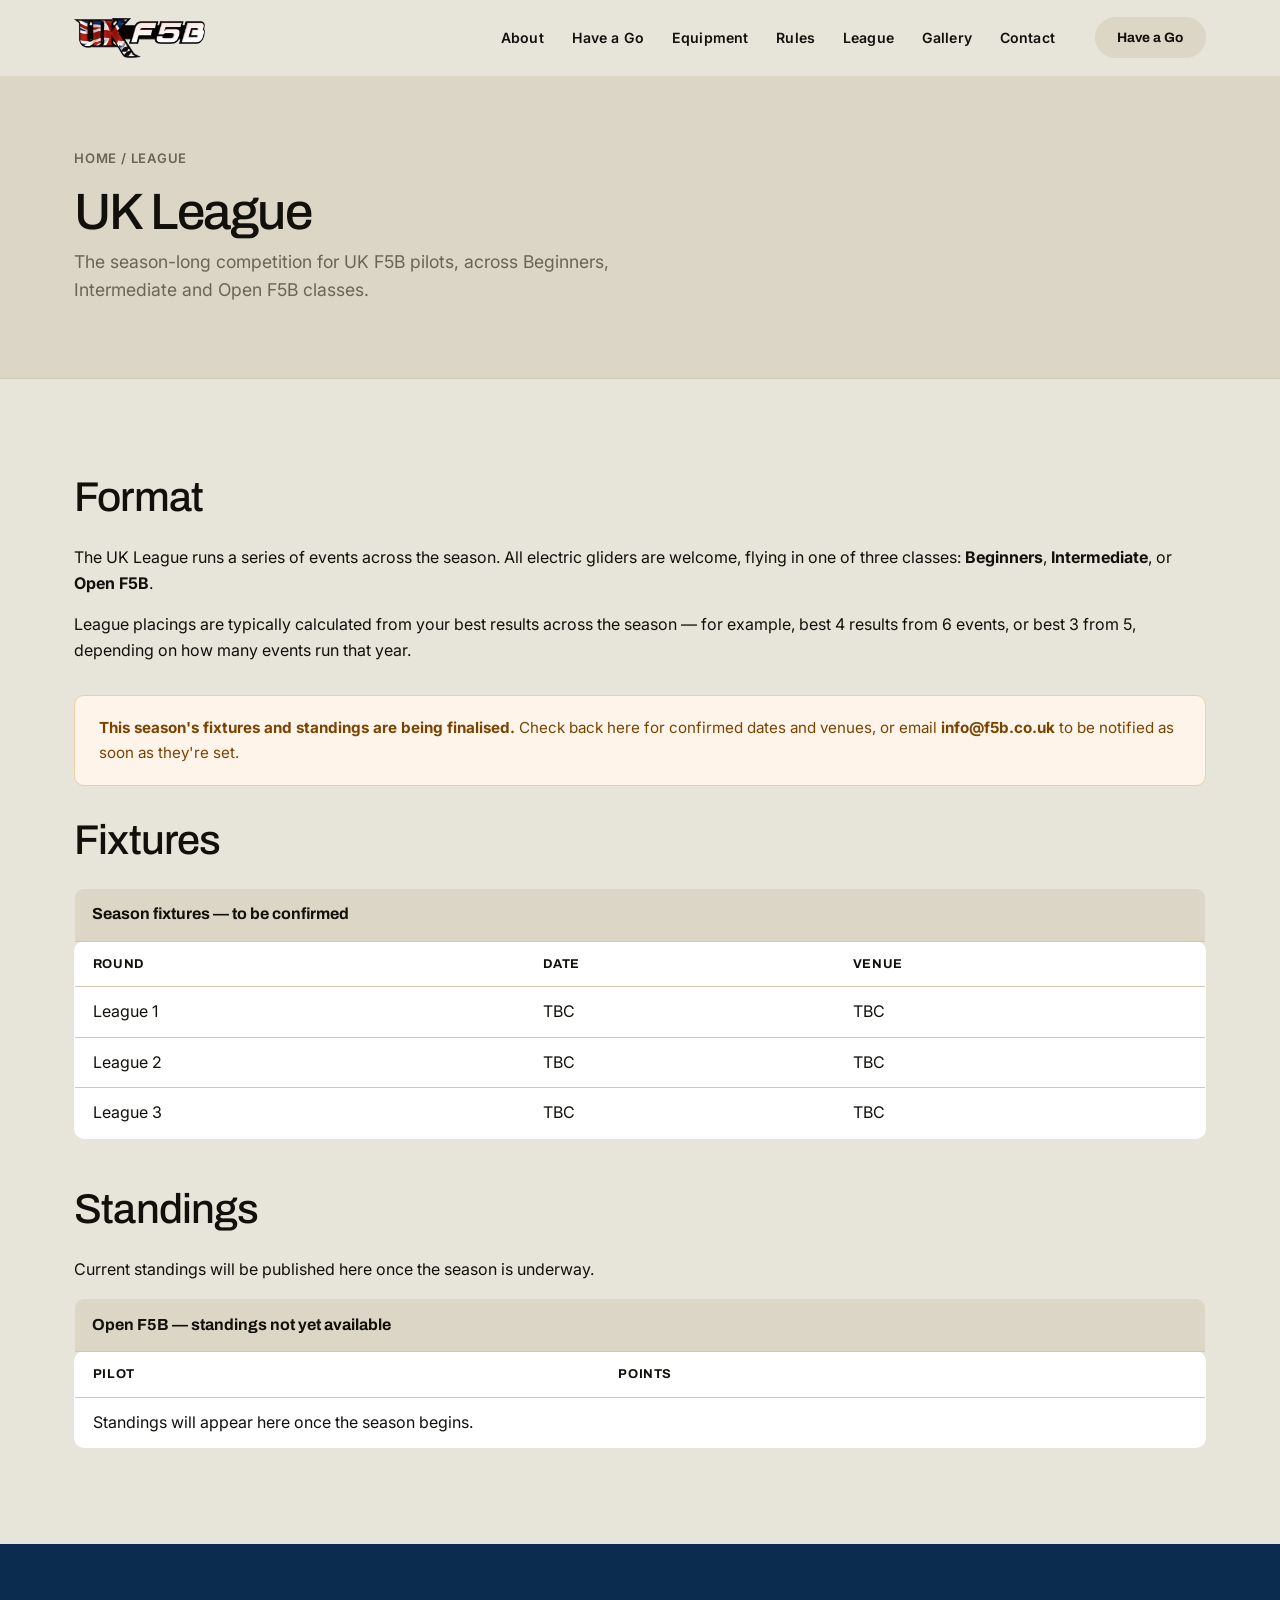
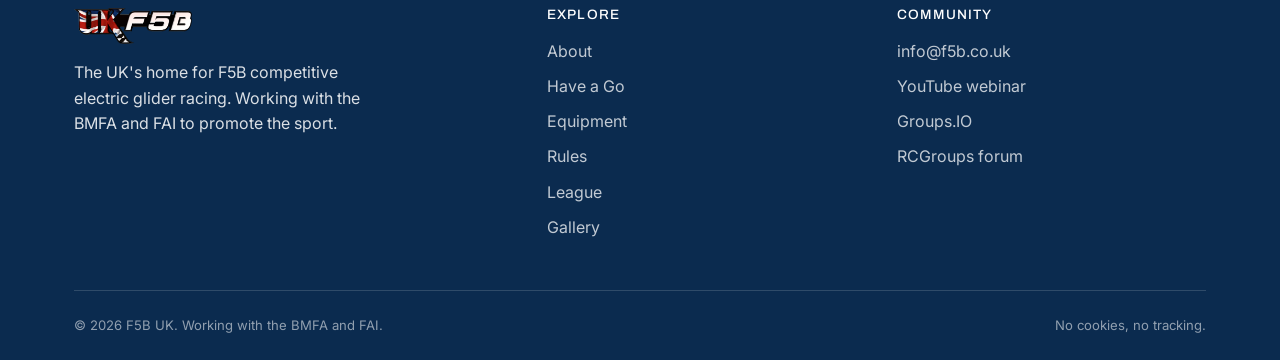
<file: league.html>
<!DOCTYPE html>
<html lang="en-GB">
<head>
  <meta charset="UTF-8">
  <meta name="viewport" content="width=device-width, initial-scale=1.0">
  <title>UK League | F5B UK</title>
  <meta name="description" content="The UK F5B League: season format, class structure, fixtures and standings for competitive electric glider racing.">
  <link rel="canonical" href="https://f5b.co.uk/league.html">

  <meta property="og:type" content="website">
  <meta property="og:title" content="UK League | F5B UK">
  <meta property="og:description" content="Season format, class structure, fixtures and standings for the UK F5B League.">
  <meta property="og:url" content="https://f5b.co.uk/league.html">
  <meta property="og:image" content="https://f5b.co.uk/images/hero-warboys.jpg">
  <meta name="twitter:card" content="summary_large_image">

  <link rel="icon" href="data:image/svg+xml,<svg xmlns=%22http://www.w3.org/2000/svg%22 viewBox=%220 0 100 100%22><text y=%22.9em%22 font-size=%2290%22>✈️</text></svg>">

  <link rel="preconnect" href="https://fonts.googleapis.com">
  <link rel="preconnect" href="https://fonts.gstatic.com" crossorigin>
  <link href="https://fonts.googleapis.com/css2?family=Inter:wght@400;500;600&family=Archivo:wght@300;400;500;600;700&display=swap" rel="stylesheet">
  <link rel="stylesheet" href="styles.css">
</head>
<body>
  <a class="skip-link" href="#main">Skip to content</a>

  <header class="site-header">
    <div class="container">
      <a class="logo" href="index.html"><img class="logo-img" src="images/f5b-uk-banner.png" alt="F5B UK"></a>
      <nav class="nav" aria-label="Primary">
        <ul class="nav-links">
          <li><a href="index.html#about">About</a></li>
          <li><a href="index.html#have-a-go">Have a Go</a></li>
          <li><a href="equipment.html">Equipment</a></li>
          <li><a href="rules.html">Rules</a></li>
          <li><a href="league.html">League</a></li>
          <li><a href="index.html#gallery">Gallery</a></li>
          <li><a href="index.html#contact">Contact</a></li>
        </ul>
        <a class="btn btn--tan nav-cta" href="index.html#have-a-go">Have a Go</a>
        <button type="button" class="nav-toggle" aria-label="Toggle menu" aria-expanded="false">
          <span></span><span></span><span></span>
        </button>
      </nav>
    </div>
  </header>

  <div class="page-header">
    <div class="container">
      <div class="breadcrumb"><a href="index.html">Home</a> / League</div>
      <h1>UK League</h1>
      <p>The season-long competition for UK F5B pilots, across Beginners, Intermediate and Open F5B classes.</p>
    </div>
  </div>

  <main id="main">
    <section class="section">
      <div class="container">
        <h2>Format</h2>
        <p>The UK League runs a series of events across the season. All electric gliders are welcome, flying in one of three classes: <strong>Beginners</strong>, <strong>Intermediate</strong>, or <strong>Open F5B</strong>.</p>
        <p>League placings are typically calculated from your best results across the season — for example, best 4 results from 6 events, or best 3 from 5, depending on how many events run that year.</p>

        <div class="notice my-md">
          <strong>This season's fixtures and standings are being finalised.</strong> Check back here for confirmed dates and venues, or email <a href="mailto:info@f5b.co.uk">info@f5b.co.uk</a> to be notified as soon as they're set.
        </div>

        <h2>Fixtures</h2>
        <table class="data-table reveal">
          <caption>Season fixtures — to be confirmed</caption>
          <thead>
            <tr>
              <th scope="col">Round</th>
              <th scope="col">Date</th>
              <th scope="col">Venue</th>
            </tr>
          </thead>
          <tbody>
            <tr><td>League 1</td><td>TBC</td><td>TBC</td></tr>
            <tr><td>League 2</td><td>TBC</td><td>TBC</td></tr>
            <tr><td>League 3</td><td>TBC</td><td>TBC</td></tr>
          </tbody>
        </table>

        <h2 class="mt-xl">Standings</h2>
        <p>Current standings will be published here once the season is underway.</p>
        <table class="data-table reveal">
          <caption>Open F5B — standings not yet available</caption>
          <thead>
            <tr>
              <th scope="col">Pilot</th>
              <th scope="col">Points</th>
            </tr>
          </thead>
          <tbody>
            <tr><td colspan="2">Standings will appear here once the season begins.</td></tr>
          </tbody>
        </table>
      </div>
    </section>
  </main>

  <footer class="site-footer">
    <div class="container">
      <div class="footer-grid">
        <div>
          <img class="footer-logo-img" src="images/f5b-uk-banner.png" alt="F5B UK">
          <p class="footer-blurb">The UK's home for F5B competitive electric glider racing. Working with the BMFA and FAI to promote the sport.</p>
        </div>
        <div>
          <h4>Explore</h4>
          <ul>
            <li><a href="index.html#about">About</a></li>
            <li><a href="index.html#have-a-go">Have a Go</a></li>
            <li><a href="equipment.html">Equipment</a></li>
            <li><a href="rules.html">Rules</a></li>
            <li><a href="league.html">League</a></li>
            <li><a href="index.html#gallery">Gallery</a></li>
          </ul>
        </div>
        <div>
          <h4>Community</h4>
          <ul>
            <li><a href="mailto:info@f5b.co.uk">info@f5b.co.uk</a></li>
            <li><a href="https://www.youtube.com/watch?v=KZSx01k2rZg" target="_blank" rel="noopener">YouTube webinar</a></li>
            <li><a href="https://f5b-uk.groups.io/g/main/topics" target="_blank" rel="noopener">Groups.IO</a></li>
            <li><a href="http://www.rcgroups.com/high-performance-9/" target="_blank" rel="noopener">RCGroups forum</a></li>
          </ul>
        </div>
      </div>
      <div class="footer-bottom">
        <span>&copy; <span id="year">2026</span> F5B UK. Working with the BMFA and FAI.</span>
        <span>No cookies, no tracking.</span>
      </div>
    </div>
  </footer>

  <script src="script.js"></script>
</body>
</html>
</file>
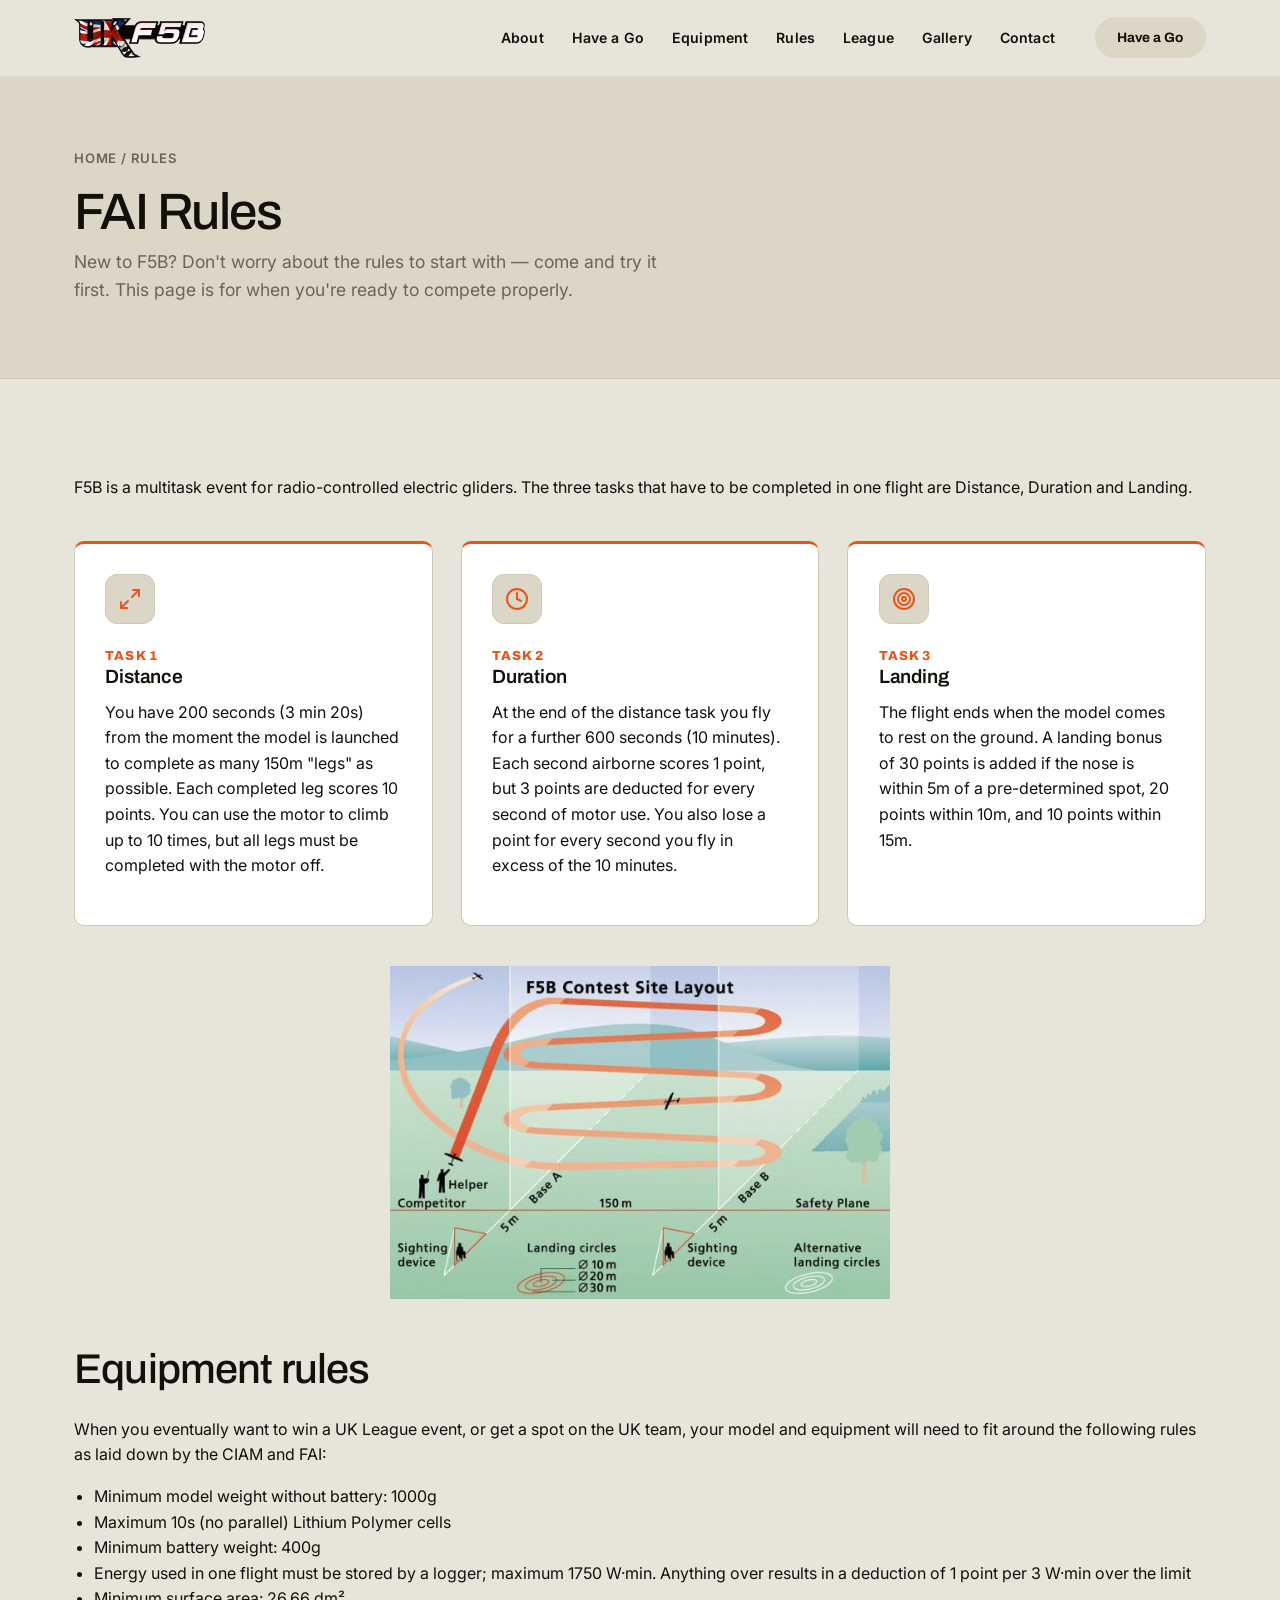
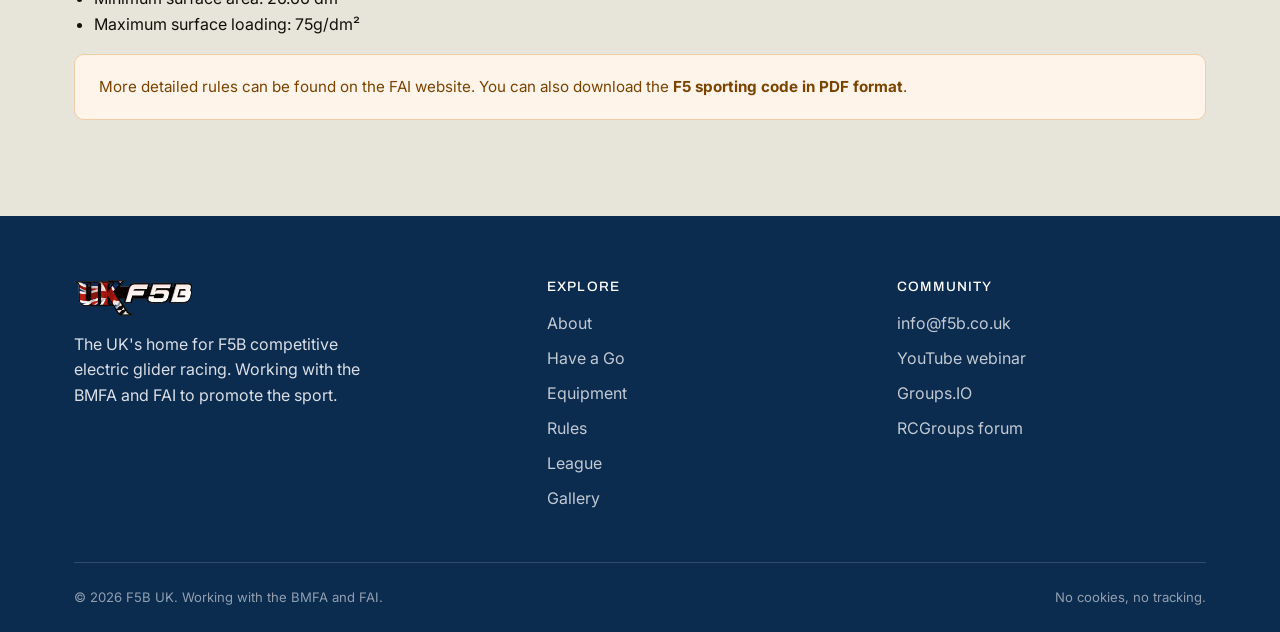
<file: rules.html>
<!DOCTYPE html>
<html lang="en-GB">
<head>
  <meta charset="UTF-8">
  <meta name="viewport" content="width=device-width, initial-scale=1.0">
  <title>FAI Rules | F5B UK</title>
  <meta name="description" content="Full FAI rules for F5B: Distance, Duration and Landing tasks, scoring, and equipment limits for competitive electric glider racing.">
  <link rel="canonical" href="https://f5b.co.uk/rules.html">

  <meta property="og:type" content="website">
  <meta property="og:title" content="FAI Rules | F5B UK">
  <meta property="og:description" content="Full FAI rules for F5B: Distance, Duration and Landing tasks, scoring, and equipment limits.">
  <meta property="og:url" content="https://f5b.co.uk/rules.html">
  <meta property="og:image" content="https://f5b.co.uk/images/fai-legs-diagram.jpg">
  <meta name="twitter:card" content="summary_large_image">

  <link rel="icon" href="data:image/svg+xml,<svg xmlns=%22http://www.w3.org/2000/svg%22 viewBox=%220 0 100 100%22><text y=%22.9em%22 font-size=%2290%22>✈️</text></svg>">

  <link rel="preconnect" href="https://fonts.googleapis.com">
  <link rel="preconnect" href="https://fonts.gstatic.com" crossorigin>
  <link href="https://fonts.googleapis.com/css2?family=Inter:wght@400;500;600&family=Archivo:wght@300;400;500;600;700&display=swap" rel="stylesheet">
  <link rel="stylesheet" href="styles.css">
</head>
<body>
  <a class="skip-link" href="#main">Skip to content</a>

  <header class="site-header">
    <div class="container">
      <a class="logo" href="index.html"><img class="logo-img" src="images/f5b-uk-banner.png" alt="F5B UK"></a>
      <nav class="nav" aria-label="Primary">
        <ul class="nav-links">
          <li><a href="index.html#about">About</a></li>
          <li><a href="index.html#have-a-go">Have a Go</a></li>
          <li><a href="equipment.html">Equipment</a></li>
          <li><a href="rules.html">Rules</a></li>
          <li><a href="league.html">League</a></li>
          <li><a href="index.html#gallery">Gallery</a></li>
          <li><a href="index.html#contact">Contact</a></li>
        </ul>
        <a class="btn btn--tan nav-cta" href="index.html#have-a-go">Have a Go</a>
        <button type="button" class="nav-toggle" aria-label="Toggle menu" aria-expanded="false">
          <span></span><span></span><span></span>
        </button>
      </nav>
    </div>
  </header>

  <div class="page-header">
    <div class="container">
      <div class="breadcrumb"><a href="index.html">Home</a> / Rules</div>
      <h1>FAI Rules</h1>
      <p>New to F5B? Don't worry about the rules to start with — come and try it first. This page is for when you're ready to compete properly.</p>
    </div>
  </div>

  <main id="main">
    <section class="section">
      <div class="container">
        <p>F5B is a multitask event for radio-controlled electric gliders. The three tasks that have to be completed in one flight are Distance, Duration and Landing.</p>

        <div class="task-grid my-lg">
          <div class="task-card reveal">
            <div class="card-icon">
              <svg viewBox="0 0 24 24" fill="none" stroke="currentColor" stroke-width="2" stroke-linecap="round" stroke-linejoin="round" aria-hidden="true"><polyline points="15 3 21 3 21 9"></polyline><polyline points="9 21 3 21 3 15"></polyline><line x1="21" y1="3" x2="14" y2="10"></line><line x1="3" y1="21" x2="10" y2="14"></line></svg>
            </div>
            <span class="task-number">Task 1</span>
            <h3>Distance</h3>
            <p>You have 200 seconds (3 min 20s) from the moment the model is launched to complete as many 150m "legs" as possible. Each completed leg scores 10 points. You can use the motor to climb up to 10 times, but all legs must be completed with the motor off.</p>
          </div>
          <div class="task-card reveal reveal-delay-1">
            <div class="card-icon">
              <svg viewBox="0 0 24 24" fill="none" stroke="currentColor" stroke-width="2" stroke-linecap="round" stroke-linejoin="round" aria-hidden="true"><circle cx="12" cy="12" r="10"></circle><polyline points="12 6 12 12 16 14"></polyline></svg>
            </div>
            <span class="task-number">Task 2</span>
            <h3>Duration</h3>
            <p>At the end of the distance task you fly for a further 600 seconds (10 minutes). Each second airborne scores 1 point, but 3 points are deducted for every second of motor use. You also lose a point for every second you fly in excess of the 10 minutes.</p>
          </div>
          <div class="task-card reveal reveal-delay-2">
            <div class="card-icon">
              <svg viewBox="0 0 24 24" fill="none" stroke="currentColor" stroke-width="2" stroke-linecap="round" stroke-linejoin="round" aria-hidden="true"><circle cx="12" cy="12" r="10"></circle><circle cx="12" cy="12" r="6"></circle><circle cx="12" cy="12" r="2"></circle></svg>
            </div>
            <span class="task-number">Task 3</span>
            <h3>Landing</h3>
            <p>The flight ends when the model comes to rest on the ground. A landing bonus of 30 points is added if the nose is within 5m of a pre-determined spot, 20 points within 10m, and 10 points within 15m.</p>
          </div>
        </div>

        <figure class="figure-narrow reveal">
          <img src="images/fai-legs-diagram.jpg" alt="Diagram of the FAI course legs used to score the distance task" loading="lazy">
        </figure>

        <h2>Equipment rules</h2>
        <p>When you eventually want to win a UK League event, or get a spot on the UK team, your model and equipment will need to fit around the following rules as laid down by the CIAM and FAI:</p>
        <ul>
          <li>Minimum model weight without battery: 1000g</li>
          <li>Maximum 10s (no parallel) Lithium Polymer cells</li>
          <li>Minimum battery weight: 400g</li>
          <li>Energy used in one flight must be stored by a logger; maximum 1750 W·min. Anything over results in a deduction of 1 point per 3 W·min over the limit</li>
          <li>Minimum surface area: 26.66 dm²</li>
          <li>Maximum surface loading: 75g/dm²</li>
        </ul>

        <div class="notice">
          More detailed rules can be found on the FAI website. You can also download the <a href="https://www.fai.org/sites/default/files/sc4_vol_f5_electric_25.pdf" target="_blank" rel="noopener">F5 sporting code in PDF format</a>.
        </div>
      </div>
    </section>
  </main>

  <footer class="site-footer">
    <div class="container">
      <div class="footer-grid">
        <div>
          <img class="footer-logo-img" src="images/f5b-uk-banner.png" alt="F5B UK">
          <p class="footer-blurb">The UK's home for F5B competitive electric glider racing. Working with the BMFA and FAI to promote the sport.</p>
        </div>
        <div>
          <h4>Explore</h4>
          <ul>
            <li><a href="index.html#about">About</a></li>
            <li><a href="index.html#have-a-go">Have a Go</a></li>
            <li><a href="equipment.html">Equipment</a></li>
            <li><a href="rules.html">Rules</a></li>
            <li><a href="league.html">League</a></li>
            <li><a href="index.html#gallery">Gallery</a></li>
          </ul>
        </div>
        <div>
          <h4>Community</h4>
          <ul>
            <li><a href="mailto:info@f5b.co.uk">info@f5b.co.uk</a></li>
            <li><a href="https://www.youtube.com/watch?v=KZSx01k2rZg" target="_blank" rel="noopener">YouTube webinar</a></li>
            <li><a href="https://f5b-uk.groups.io/g/main/topics" target="_blank" rel="noopener">Groups.IO</a></li>
            <li><a href="http://www.rcgroups.com/high-performance-9/" target="_blank" rel="noopener">RCGroups forum</a></li>
          </ul>
        </div>
      </div>
      <div class="footer-bottom">
        <span>&copy; <span id="year">2026</span> F5B UK. Working with the BMFA and FAI.</span>
        <span>No cookies, no tracking.</span>
      </div>
    </div>
  </footer>

  <script src="script.js"></script>
</body>
</html>
</file>
<file: styles.css>
/* ==========================================================================
   F5B UK — Design System
   ========================================================================== */

:root {
  /* Colour palette — warm editorial neutrals + aviation navy + electric-orange accent */
  --color-primary: #0a4da2;
  --color-primary-dark: #0b2b4f;
  --color-primary-light: #3d7bd9;
  --color-accent: #e8551c;
  --color-accent-light: #ff8a4c;

  --color-ink: #12100b;
  --color-bg: #e7e4d9;
  --color-bg-alt: #dbd6c6;
  --color-text: #12100b;
  --color-text-muted: #6b6457;
  --color-border: #cfc9b4;
  --color-white: #ffffff;

  /* Type */
  --font-heading: "Archivo", "Helvetica Neue", Helvetica, Arial, sans-serif;
  --font-body: "Inter", "Segoe UI", system-ui, sans-serif;

  /* Layout */
  --container-width: 1180px;
  --radius: 10px;
  --shadow-sm: 0 2px 10px rgba(18, 16, 11, 0.06);
  --shadow-md: 0 14px 34px rgba(18, 16, 11, 0.12);
  --header-height: 76px;
}

/* ---- Reset ---- */
*,
*::before,
*::after {
  box-sizing: border-box;
}

html {
  scroll-behavior: smooth;
  scroll-padding-top: var(--header-height);
}

body {
  margin: 0;
  font-family: var(--font-body);
  color: var(--color-text);
  background: var(--color-bg);
  line-height: 1.6;
  -webkit-font-smoothing: antialiased;
  overflow-x: hidden;
}

img {
  max-width: 100%;
  display: block;
}

a {
  color: var(--color-primary);
  text-decoration: none;
}

a:hover {
  text-decoration: underline;
}

h1,
h2,
h3,
h4 {
  font-family: var(--font-heading);
  line-height: 1.08;
  letter-spacing: -0.02em;
  margin: 0 0 0.6em;
  color: var(--color-ink);
  font-weight: 500;
}

h1 {
  font-size: clamp(2.6rem, 6vw, 4.6rem);
  font-weight: 500;
  letter-spacing: -0.03em;
}

h2 {
  font-size: clamp(1.9rem, 4vw, 2.6rem);
  font-weight: 500;
}

h3 {
  font-size: 1.2rem;
  font-weight: 600;
  letter-spacing: -0.01em;
}

p {
  margin: 0 0 1em;
}

ul {
  margin: 0 0 1em;
  padding-left: 1.25em;
}

.container {
  width: 100%;
  max-width: var(--container-width);
  margin: 0 auto;
  padding: 0 1.5rem;
}

.section {
  padding: 6rem 0;
}

.section--alt {
  background: var(--color-bg-alt);
}

.section-intro {
  max-width: 680px;
  margin: 0 auto 3rem;
  text-align: center;
}

.section-intro p {
  color: var(--color-text-muted);
  font-size: 1.1rem;
}

.eyebrow {
  display: inline-block;
  font-family: var(--font-heading);
  font-size: 0.78rem;
  font-weight: 700;
  letter-spacing: 0.12em;
  text-transform: uppercase;
  color: var(--color-accent);
  margin-bottom: 0.75rem;
}

.section-number {
  display: block;
  font-family: var(--font-heading);
  font-weight: 300;
  font-size: clamp(3rem, 6vw, 5rem);
  line-height: 1;
  color: rgba(18, 16, 11, 0.16);
  margin-bottom: 0.5rem;
  letter-spacing: -0.02em;
}

.section-heading-row {
  display: flex;
  align-items: flex-end;
  justify-content: space-between;
  gap: 2rem;
  flex-wrap: wrap;
  margin-bottom: 3rem;
}

.section-heading-row .section-intro {
  margin: 0;
  text-align: left;
  max-width: 560px;
}

/* ---- Buttons ---- */
.btn {
  display: inline-flex;
  align-items: center;
  gap: 0.5rem;
  font-family: var(--font-heading);
  font-weight: 700;
  font-size: 0.98rem;
  padding: 0.85rem 1.75rem;
  border-radius: 999px;
  border: 1.5px solid transparent;
  cursor: pointer;
  transition: transform 0.15s ease, box-shadow 0.15s ease, background 0.15s ease, color 0.15s ease;
  text-decoration: none;
}

.btn:hover {
  transform: translateY(-2px);
  text-decoration: none;
}

.btn svg {
  width: 16px;
  height: 16px;
  transition: transform 0.2s ease;
}

.btn:hover svg {
  transform: translateX(3px);
}

.btn--primary {
  background: var(--color-ink);
  color: var(--color-white);
  box-shadow: var(--shadow-sm);
}

.btn--primary:hover {
  background: #000;
  box-shadow: var(--shadow-md);
}

.btn--outline {
  background: transparent;
  border-color: var(--color-ink);
  color: var(--color-ink);
}

.btn--outline:hover {
  background: var(--color-ink);
  color: var(--color-white);
}

.btn--tan {
  background: var(--color-bg-alt);
  color: var(--color-ink);
  border-color: var(--color-bg-alt);
}

.btn--tan:hover {
  background: var(--color-border);
  border-color: var(--color-border);
}

.btn--accent {
  background: var(--color-accent);
  color: var(--color-white);
  box-shadow: var(--shadow-sm);
}

.btn--accent:hover {
  background: var(--color-accent-light);
  box-shadow: var(--shadow-md);
}

.btn-row {
  display: flex;
  gap: 1rem;
  flex-wrap: wrap;
}

/* ---- Header / Nav ---- */
.site-header {
  position: sticky;
  top: 0;
  z-index: 100;
  height: var(--header-height);
  background: var(--color-bg);
  border-bottom: 1px solid transparent;
  transition: box-shadow 0.25s ease, border-color 0.25s ease, background 0.25s ease;
}

.site-header.is-scrolled {
  background: rgba(231, 228, 217, 0.92);
  backdrop-filter: blur(10px);
  border-bottom-color: var(--color-border);
  box-shadow: var(--shadow-sm);
}

.site-header .container {
  height: 100%;
  display: flex;
  align-items: center;
  justify-content: space-between;
}

.logo {
  display: flex;
  align-items: center;
  text-decoration: none;
}

.logo:hover {
  text-decoration: none;
}

.logo-img {
  height: 40px;
  width: auto;
}

.nav {
  display: flex;
  align-items: center;
  gap: 2rem;
}

.nav-links {
  display: flex;
  gap: 1.75rem;
  list-style: none;
  margin: 0;
  padding: 0;
}

.nav-links a {
  position: relative;
  padding-bottom: 3px;
  color: var(--color-ink);
  font-weight: 600;
  font-size: 0.88rem;
  letter-spacing: 0.01em;
}

.nav-links a::after {
  content: "";
  position: absolute;
  left: 0;
  right: 100%;
  bottom: -1px;
  height: 2px;
  background: var(--color-accent);
  transition: right 0.2s ease;
}

.nav-links a:hover {
  color: var(--color-ink);
  text-decoration: none;
}

.nav-links a:hover::after {
  right: 0;
}

.nav-cta {
  margin-left: 0.5rem;
  padding: 0.55rem 1.35rem;
  font-size: 0.85rem;
}

.nav-toggle {
  display: none;
  flex-direction: column;
  gap: 5px;
  background: none;
  border: none;
  cursor: pointer;
  padding: 0.5rem;
}

.nav-toggle span {
  width: 24px;
  height: 2px;
  background: var(--color-ink);
  border-radius: 2px;
  transition: transform 0.2s ease, opacity 0.2s ease;
}

/* ---- Hero ---- */
.hero {
  background: var(--color-bg);
}

.hero-grid {
  display: grid;
  grid-template-columns: minmax(0, 5fr) minmax(0, 7fr);
  align-items: stretch;
  min-height: min(84vh, 780px);
}

.hero-content-col {
  display: flex;
  align-items: center;
  padding: 3rem clamp(1.5rem, 4vw, 3.5rem) 3rem clamp(1.5rem, 4vw, 3rem);
}

.hero-content {
  max-width: 560px;
}

.hero-content p {
  font-size: 1.15rem;
  color: var(--color-text-muted);
  max-width: 480px;
}

.hero-photo-col {
  position: relative;
  min-height: 340px;
  overflow: hidden;
}

.hero-photo-col img {
  width: 100%;
  height: 100%;
  object-fit: cover;
  object-position: center 35%;
}

.hero-photo-badge {
  position: absolute;
  left: 1.75rem;
  bottom: 1.75rem;
  background: rgba(18, 16, 11, 0.72);
  backdrop-filter: blur(6px);
  color: var(--color-white);
  border-radius: 999px;
  padding: 0.6rem 1.1rem 0.6rem 0.6rem;
  display: flex;
  align-items: center;
  gap: 0.6rem;
  font-size: 0.82rem;
  font-weight: 600;
}

.hero-photo-badge img {
  height: 26px;
  width: auto;
  border-radius: 999px;
}

.scroll-cue {
  display: inline-flex;
  align-items: center;
  gap: 0.5rem;
  margin-top: 3rem;
  color: var(--color-text-muted);
  font-size: 0.75rem;
  font-weight: 600;
  letter-spacing: 0.1em;
  text-transform: uppercase;
}

.scroll-cue svg {
  width: 14px;
  height: 14px;
  animation: bounce 1.8s ease-in-out infinite;
}

@keyframes bounce {
  0%, 100% { transform: translateY(0); }
  50% { transform: translateY(5px); }
}

/* ---- Stats strip ---- */
.stats-strip {
  border-top: 1px solid var(--color-border);
  border-bottom: 1px solid var(--color-border);
}

.stats-row {
  display: grid;
  grid-template-columns: repeat(4, 1fr);
}

.stat {
  padding: 2.25rem 1rem;
  text-align: center;
  border-right: 1px solid var(--color-border);
}

.stat:last-child {
  border-right: none;
}

.stat-number {
  display: block;
  font-family: var(--font-heading);
  font-weight: 800;
  font-size: clamp(1.8rem, 3vw, 2.4rem);
  letter-spacing: -0.02em;
  color: var(--color-ink);
}

.stat-label {
  font-size: 0.8rem;
  color: var(--color-text-muted);
  margin-top: 0.35rem;
  text-transform: uppercase;
  letter-spacing: 0.04em;
}

/* ---- Cards ---- */
.card-grid {
  display: grid;
  grid-template-columns: repeat(auto-fit, minmax(260px, 1fr));
  gap: 1.75rem;
}

.card {
  background: var(--color-white);
  border-radius: var(--radius);
  box-shadow: var(--shadow-sm);
  padding: 1.9rem;
  transition: transform 0.15s ease, box-shadow 0.15s ease;
  border: 1px solid var(--color-border);
}

.card:hover {
  transform: translateY(-4px);
  box-shadow: var(--shadow-md);
}

.card h3 {
  color: var(--color-ink);
}

.card p {
  color: var(--color-text-muted);
  margin-bottom: 1rem;
}

.card-link {
  font-weight: 700;
  font-size: 0.92rem;
  color: var(--color-ink);
  border-bottom: 1.5px solid var(--color-accent);
  padding-bottom: 2px;
}

.card-link:hover {
  text-decoration: none;
  color: var(--color-accent);
}

/* ---- Plane cards (with photo) ---- */
.plane-card {
  background: var(--color-white);
  border-radius: var(--radius);
  overflow: hidden;
  box-shadow: var(--shadow-sm);
  border: 1px solid var(--color-border);
  display: flex;
  flex-direction: column;
}

.plane-card img {
  width: 100%;
  aspect-ratio: 4 / 3;
  object-fit: cover;
}

.plane-card-placeholder {
  width: 100%;
  aspect-ratio: 4 / 3;
  display: flex;
  align-items: center;
  justify-content: center;
  background: var(--color-bg-alt);
  color: var(--color-text-muted);
}

.plane-card-placeholder svg {
  width: 34%;
  height: 34%;
}

.plane-card .plane-card-body {
  padding: 1.25rem 1.5rem 1.5rem;
}

.plane-card h3 {
  margin-bottom: 0.35rem;
}

.plane-card p {
  color: var(--color-text-muted);
  font-size: 0.95rem;
  margin-bottom: 0.5rem;
}

.photo-credit {
  font-size: 0.78rem;
  color: var(--color-text-muted);
}

.photo-credit a {
  color: var(--color-text-muted);
  text-decoration: underline;
}

/* ---- Card icons ---- */
.card-icon {
  width: 50px;
  height: 50px;
  border-radius: 12px;
  display: flex;
  align-items: center;
  justify-content: center;
  background: var(--color-bg-alt);
  border: 1px solid var(--color-border);
  color: var(--color-accent);
  margin-bottom: 1.1rem;
  transition: transform 0.25s ease, background 0.25s ease, color 0.25s ease;
}

.card-icon svg {
  width: 24px;
  height: 24px;
}

.card:hover .card-icon {
  transform: scale(1.06) rotate(-3deg);
  background: var(--color-accent);
  color: var(--color-white);
  border-color: var(--color-accent);
}

/* ---- Two-column layout ---- */
.split {
  display: grid;
  grid-template-columns: 1fr 1fr;
  gap: 3.5rem;
  align-items: center;
}

.split img,
.split figure {
  border-radius: var(--radius);
  margin: 0;
}

.split figure figcaption {
  font-size: 0.85rem;
  color: var(--color-text-muted);
  margin-top: 0.6rem;
}

/* ---- Partner logos ---- */
.partner-logos {
  display: flex;
  align-items: center;
  justify-content: center;
  gap: 3rem;
  flex-wrap: wrap;
  margin-top: 3rem;
  padding-top: 2.5rem;
  border-top: 1px solid var(--color-border);
}

.partner-logos img {
  max-height: 60px;
  width: auto;
  filter: grayscale(100%);
  opacity: 0.6;
  transition: opacity 0.2s ease, filter 0.2s ease;
}

.partner-logos img:hover {
  opacity: 1;
  filter: grayscale(0%);
}

/* ---- Gallery ---- */
.gallery-grid {
  display: grid;
  grid-template-columns: repeat(auto-fit, minmax(220px, 1fr));
  gap: 0.85rem;
}

.gallery-grid a {
  position: relative;
  display: block;
  border-radius: var(--radius);
  overflow: hidden;
}

.gallery-grid img {
  width: 100%;
  aspect-ratio: 4 / 3;
  object-fit: cover;
  transition: transform 0.3s ease;
}

.gallery-grid a:hover img {
  transform: scale(1.04);
}

.gallery-caption {
  position: absolute;
  inset: auto 0 0 0;
  background: linear-gradient(to top, rgba(18, 16, 11, 0.8), transparent);
  color: var(--color-white);
  font-size: 0.85rem;
  font-weight: 600;
  padding: 2rem 1rem 0.75rem;
  opacity: 0;
  transform: translateY(6px);
  transition: opacity 0.2s ease, transform 0.2s ease;
}

.gallery-grid a:hover .gallery-caption {
  opacity: 1;
  transform: translateY(0);
}

/* ---- Placeholder / notice boxes ---- */
.notice {
  background: #fff4ea;
  border: 1px solid #f0cda3;
  border-radius: var(--radius);
  padding: 1.25rem 1.5rem;
  color: #7a4300;
  font-size: 0.95rem;
}

.notice a {
  color: #7a4300;
  font-weight: 700;
}

/* ---- Tables (league placeholder) ---- */
.data-table {
  width: 100%;
  border-collapse: collapse;
  background: var(--color-white);
  border: 1px solid var(--color-border);
  border-radius: var(--radius);
  overflow: hidden;
}

.data-table caption {
  text-align: left;
  font-weight: 700;
  padding: 0.85rem 1.1rem;
  background: var(--color-bg-alt);
  font-family: var(--font-heading);
}

.data-table th,
.data-table td {
  padding: 0.75rem 1.1rem;
  border-bottom: 1px solid var(--color-border);
  text-align: left;
}

.data-table th {
  font-family: var(--font-heading);
  color: var(--color-ink);
  font-size: 0.8rem;
  text-transform: uppercase;
  letter-spacing: 0.05em;
}

/* ---- Rules task cards ---- */
.task-grid {
  display: grid;
  grid-template-columns: repeat(auto-fit, minmax(240px, 1fr));
  gap: 1.75rem;
}

.task-card {
  background: var(--color-white);
  border: 1px solid var(--color-border);
  border-top: 3px solid var(--color-accent);
  border-radius: var(--radius);
  padding: 1.9rem;
}

.task-card .task-number {
  font-family: var(--font-heading);
  font-weight: 800;
  font-size: 0.82rem;
  color: var(--color-accent);
  letter-spacing: 0.08em;
  text-transform: uppercase;
}

/* ---- Sub-nav (for deep pages) ---- */
.subnav {
  background: var(--color-bg-alt);
  border-bottom: 1px solid var(--color-border);
  position: sticky;
  top: var(--header-height);
  z-index: 90;
}

.subnav .container {
  display: flex;
  gap: 1.5rem;
  overflow-x: auto;
  padding-top: 0.85rem;
  padding-bottom: 0.85rem;
}

.subnav a {
  white-space: nowrap;
  font-size: 0.88rem;
  font-weight: 700;
  color: var(--color-text-muted);
}

.subnav a:hover {
  color: var(--color-ink);
  text-decoration: none;
}

/* ---- Page header (deep pages) ---- */
.page-header {
  background: var(--color-bg-alt);
  padding: 4.5rem 0 3.5rem;
  border-bottom: 1px solid var(--color-border);
}

.page-header h1 {
  font-size: clamp(2.2rem, 5vw, 3.2rem);
  margin-bottom: 0.5rem;
}

.page-header p {
  color: var(--color-text-muted);
  max-width: 620px;
  font-size: 1.1rem;
}

.breadcrumb {
  font-size: 0.82rem;
  font-weight: 600;
  color: var(--color-text-muted);
  margin-bottom: 1rem;
  text-transform: uppercase;
  letter-spacing: 0.06em;
}

.breadcrumb a {
  color: var(--color-text-muted);
}

/* ---- Footer ---- */
.site-footer {
  background: var(--color-primary-dark);
  color: rgba(255, 255, 255, 0.85);
  padding: 4rem 0 1.5rem;
}

.footer-grid {
  display: grid;
  grid-template-columns: 1.4fr 1fr 1fr;
  gap: 2.5rem;
  margin-bottom: 2.5rem;
}

.footer-grid h4 {
  color: var(--color-white);
  font-size: 0.85rem;
  text-transform: uppercase;
  letter-spacing: 0.08em;
  margin-bottom: 1rem;
  font-family: var(--font-heading);
}

.footer-grid ul {
  list-style: none;
  padding: 0;
  margin: 0;
}

.footer-grid li {
  margin-bottom: 0.6rem;
}

.footer-grid a {
  color: rgba(255, 255, 255, 0.75);
}

.footer-grid a:hover {
  color: var(--color-white);
}

.footer-logo-img {
  height: 36px;
  width: auto;
}

.footer-bottom {
  border-top: 1px solid rgba(255, 255, 255, 0.15);
  padding-top: 1.5rem;
  font-size: 0.82rem;
  color: rgba(255, 255, 255, 0.55);
  display: flex;
  justify-content: space-between;
  flex-wrap: wrap;
  gap: 0.5rem;
}

/* ---- Reveal-on-scroll ---- */
.reveal {
  opacity: 0;
  transform: translateY(24px);
  transition: opacity 0.6s ease, transform 0.6s ease;
}

.reveal.is-visible {
  opacity: 1;
  transform: translateY(0);
}

.reveal-delay-1 { transition-delay: 0.1s; }
.reveal-delay-2 { transition-delay: 0.2s; }
.reveal-delay-3 { transition-delay: 0.3s; }
.reveal-delay-4 { transition-delay: 0.4s; }

@media (prefers-reduced-motion: reduce) {
  .reveal,
  .scroll-cue svg {
    opacity: 1;
    transform: none;
    animation: none;
    transition: none;
  }
}

/* ---- Section angled divider ---- */
.section--alt {
  position: relative;
}

.section--alt::before {
  content: "";
  position: absolute;
  top: -1px;
  left: 0;
  right: 0;
  height: 40px;
  background: var(--color-bg-alt);
  clip-path: polygon(0 100%, 100% 0, 100% 100%);
  transform: translateY(-100%);
}

/* ---- Utilities ---- */
.mt-sm { margin-top: 1rem; }
.mt-md { margin-top: 1.5rem; }
.mt-lg { margin-top: 2.5rem; }
.mt-xl { margin-top: 3rem; }
.mb-lg { margin-bottom: 2.5rem; }
.mb-xl { margin-bottom: 3rem; }
.my-lg { margin: 2.5rem 0; }
.my-md { margin: 2rem 0; }
.center { justify-content: center; }
.footer-blurb { margin-top: 1rem; max-width: 320px; }
.figure-narrow { max-width: 500px; margin: 0 auto 3rem; }

/* ---- Skip link (a11y) ---- */
.skip-link {
  position: absolute;
  left: -9999px;
  top: 0;
  background: var(--color-white);
  color: var(--color-ink);
  padding: 0.75rem 1.25rem;
  z-index: 200;
  border-radius: 0 0 8px 0;
}

.skip-link:focus {
  left: 0;
}

/* ==========================================================================
   Responsive
   ========================================================================== */

@media (max-width: 960px) {
  .hero-grid {
    grid-template-columns: 1fr;
    min-height: 0;
  }

  .hero-content-col {
    padding: 3rem clamp(1.5rem, 5vw, 3rem) 2.5rem;
  }

  .hero-photo-col {
    min-height: 340px;
    order: -1;
  }
}

@media (max-width: 860px) {
  .footer-grid {
    grid-template-columns: 1fr 1fr;
  }

  .stats-row {
    grid-template-columns: repeat(2, 1fr);
  }

  .stat:nth-child(2) {
    border-right: none;
  }

  .stat {
    border-bottom: 1px solid var(--color-border);
  }

  .stat:nth-last-child(-n+2) {
    border-bottom: none;
  }

  .section-heading-row {
    align-items: flex-start;
  }
}

@media (max-width: 768px) {
  .nav-links {
    position: fixed;
    top: var(--header-height);
    left: 0;
    right: 0;
    background: var(--color-bg);
    flex-direction: column;
    gap: 0;
    padding: 0.5rem 0;
    border-bottom: 1px solid var(--color-border);
    box-shadow: var(--shadow-md);
    transform: translateY(-130%);
    opacity: 0;
    transition: transform 0.2s ease, opacity 0.2s ease;
  }

  .nav-links.is-open {
    transform: translateY(0);
    opacity: 1;
  }

  .nav-links li {
    width: 100%;
  }

  .nav-links a {
    display: block;
    padding: 0.9rem 1.5rem;
  }

  .nav-cta {
    display: none;
  }

  .nav-toggle {
    display: flex;
  }

  .nav-toggle.is-open span:nth-child(1) {
    transform: translateY(7px) rotate(45deg);
  }

  .nav-toggle.is-open span:nth-child(2) {
    opacity: 0;
  }

  .nav-toggle.is-open span:nth-child(3) {
    transform: translateY(-7px) rotate(-45deg);
  }

  .split {
    grid-template-columns: 1fr;
  }

  .footer-grid {
    grid-template-columns: 1fr;
  }

  .footer-bottom {
    flex-direction: column;
  }
}

@media (max-width: 520px) {
  .section {
    padding: 4rem 0;
  }

  .btn-row {
    flex-direction: column;
    align-items: stretch;
  }

  .btn {
    justify-content: center;
    text-align: center;
  }

  .stats-row {
    grid-template-columns: 1fr 1fr;
  }

  .hero-photo-badge {
    left: 1rem;
    bottom: 1rem;
    padding: 0.5rem 0.9rem 0.5rem 0.5rem;
  }
}
</file>
